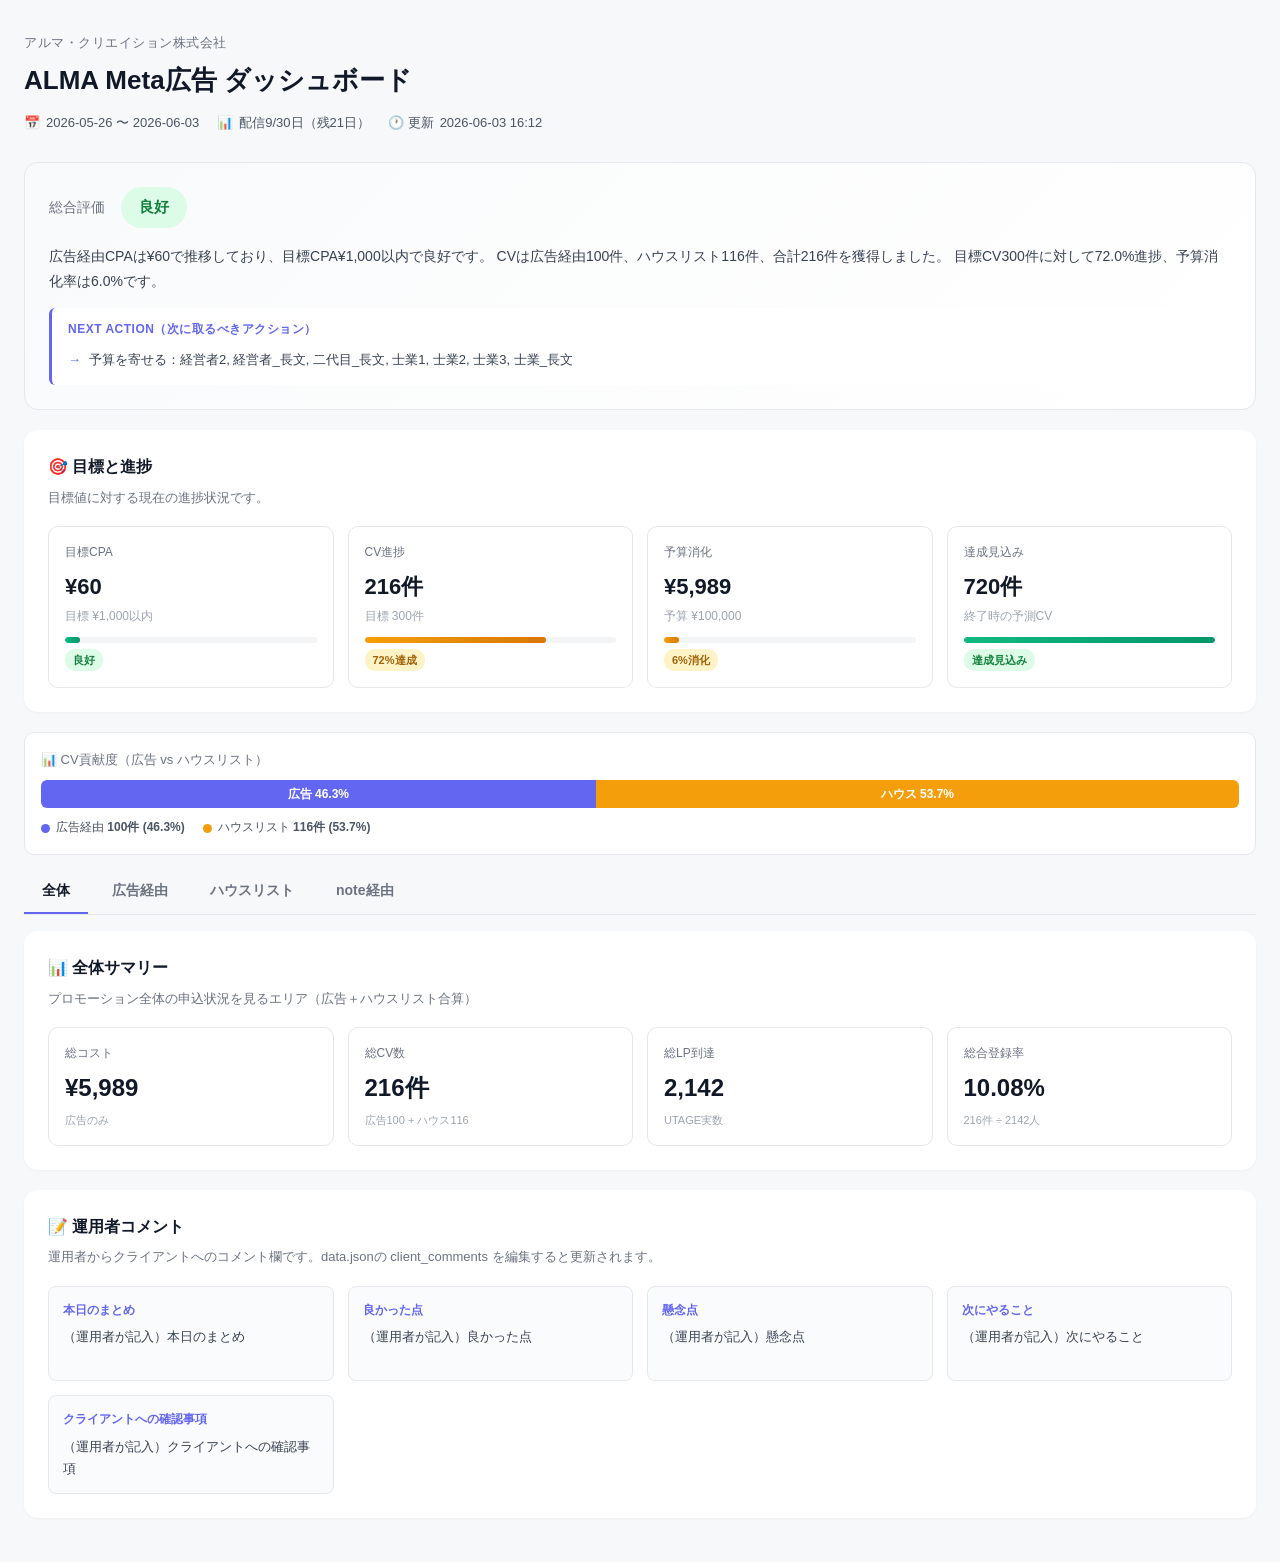
<file: index.html>
<!DOCTYPE html>
<html lang="ja">
<head>
<meta charset="UTF-8">
<meta name="viewport" content="width=device-width, initial-scale=1.0">
<title>ALMA Meta広告 ダッシュボード</title>
<style>
  *{box-sizing:border-box;margin:0;padding:0}
  body{font-family:-apple-system,BlinkMacSystemFont,'Hiragino Sans','Noto Sans JP',sans-serif;background:#f7f8fa;color:#1f2937;padding:24px;line-height:1.65;font-size:14px}
  .container{max-width:1280px;margin:0 auto}

  /* ヘッダー */
  header{padding:8px 0 28px}
  header .client{font-size:13px;color:#6b7280;letter-spacing:.5px}
  header h1{font-size:26px;font-weight:700;color:#111827;margin:6px 0 10px}
  header .meta-row{display:flex;flex-wrap:wrap;gap:18px;font-size:13px;color:#4b5563}
  header .meta-row span{display:inline-flex;align-items:center;gap:6px}

  /* セクション共通 */
  .section{background:#fff;border-radius:14px;padding:24px;margin-bottom:20px;box-shadow:0 1px 3px rgba(0,0,0,.04)}
  .section h2{font-size:16px;font-weight:700;color:#111827;margin-bottom:6px;display:flex;align-items:center;gap:8px}
  .section .desc{font-size:13px;color:#6b7280;margin-bottom:18px}

  /* 総合評価 */
  .eval-card{background:linear-gradient(135deg,#f9fafb 0%,#fff 100%);border:1px solid #e5e7eb;border-radius:14px;padding:24px;margin-bottom:20px}
  .eval-header{display:flex;align-items:center;gap:16px;margin-bottom:16px;flex-wrap:wrap}
  .eval-badge{display:inline-flex;align-items:center;gap:8px;padding:8px 18px;border-radius:999px;font-weight:700;font-size:15px}
  .eval-good{background:#dcfce7;color:#15803d}
  .eval-warn{background:#fef3c7;color:#a16207}
  .eval-bad{background:#fee2e2;color:#991b1b}
  .eval-na{background:#e5e7eb;color:#4b5563}
  .eval-title{font-size:14px;color:#6b7280;font-weight:500}
  .eval-comment{font-size:14px;color:#374151;line-height:1.8;margin-bottom:14px}
  .next-actions{background:#fff;border-left:3px solid #6366f1;padding:12px 16px;border-radius:6px}
  .next-actions h4{font-size:12px;color:#6366f1;font-weight:700;margin-bottom:6px;letter-spacing:.5px}
  .next-actions ul{list-style:none;padding:0}
  .next-actions li{font-size:13px;color:#374151;padding:3px 0;display:flex;gap:8px}
  .next-actions li::before{content:"→";color:#6366f1;font-weight:700}

  /* 目標進捗 */
  .goal-grid{display:grid;grid-template-columns:repeat(auto-fit,minmax(220px,1fr));gap:14px}
  .goal-card{background:#fff;border:1px solid #e5e7eb;border-radius:10px;padding:16px}
  .goal-card .label{font-size:12px;color:#6b7280;margin-bottom:6px;font-weight:500}
  .goal-card .value{font-size:22px;font-weight:700;color:#111827}
  .goal-card .target{font-size:12px;color:#9ca3af;margin-top:2px}
  .goal-card .progress-bar{height:6px;background:#f3f4f6;border-radius:3px;margin-top:10px;overflow:hidden}
  .goal-card .progress-fill{height:100%;background:linear-gradient(90deg,#6366f1,#8b5cf6);border-radius:3px;transition:width .4s}
  .goal-card .progress-fill.good{background:linear-gradient(90deg,#10b981,#059669)}
  .goal-card .progress-fill.warn{background:linear-gradient(90deg,#f59e0b,#d97706)}
  .goal-card .status-pill{display:inline-block;font-size:11px;font-weight:600;padding:2px 8px;border-radius:10px;margin-top:6px}
  .status-good{background:#dcfce7;color:#15803d}
  .status-warn{background:#fef3c7;color:#a16207}
  .status-bad{background:#fee2e2;color:#991b1b}

  /* KPIグリッド */
  .kpi-grid{display:grid;grid-template-columns:repeat(auto-fit,minmax(180px,1fr));gap:14px}
  .kpi-card{background:#fff;padding:16px;border-radius:10px;border:1px solid #e5e7eb}
  .kpi-card .label{font-size:12px;color:#6b7280;margin-bottom:4px;font-weight:500}
  .kpi-card .value{font-size:24px;font-weight:700;color:#111827}
  .kpi-card .meta{font-size:11px;color:#9ca3af;margin-top:3px}

  /* タブ */
  .tabs{display:flex;gap:6px;margin-bottom:16px;border-bottom:1px solid #e5e7eb}
  .tab{padding:10px 18px;cursor:pointer;font-weight:600;color:#6b7280;border-bottom:2px solid transparent;transition:all .2s;font-size:14px}
  .tab:hover{color:#374151}
  .tab.active{color:#111827;border-bottom-color:#6366f1}
  .tab-content{display:none}
  .tab-content.active{display:block}

  /* 貢献度バー */
  .contrib-bar{background:#fff;border:1px solid #e5e7eb;border-radius:10px;padding:16px;margin-bottom:14px}
  .contrib-bar h3{font-size:13px;color:#6b7280;margin-bottom:10px;font-weight:500}
  .bar{display:flex;height:28px;border-radius:6px;overflow:hidden;font-size:12px;font-weight:600;color:#fff}
  .bar .ad-seg{background:#6366f1;display:flex;align-items:center;justify-content:center;padding:0 10px;min-width:60px}
  .bar .house-seg{background:#f59e0b;display:flex;align-items:center;justify-content:center;padding:0 10px;min-width:60px}
  .contrib-legend{display:flex;gap:18px;margin-top:10px;font-size:12px;color:#4b5563}
  .dot{display:inline-block;width:9px;height:9px;border-radius:50%;margin-right:6px;vertical-align:middle}

  /* ファネル */
  .funnel-list{display:flex;flex-direction:column;gap:10px}
  .funnel-stage{display:flex;align-items:center;gap:12px;padding:12px 16px;background:#f9fafb;border-radius:8px}
  .funnel-stage .stage-label{flex:0 0 140px;font-size:13px;font-weight:600;color:#374151}
  .funnel-stage .stage-value{flex:1;font-size:18px;font-weight:700;color:#111827}
  .funnel-stage .stage-rate{flex:0 0 130px;text-align:right;font-size:12px;color:#6366f1;font-weight:600}
  .funnel-arrow{text-align:center;color:#9ca3af;font-size:18px;margin:-4px 0}
  .funnel-insights{margin-top:14px;padding:12px;background:#fffbeb;border:1px solid #fde68a;border-radius:8px}
  .funnel-insights h4{font-size:12px;color:#a16207;font-weight:700;margin-bottom:6px}
  .funnel-insights ul{list-style:none;padding:0}
  .funnel-insights li{font-size:12px;color:#78350f;padding:2px 0}

  /* 広告テーブル */
  table{width:100%;border-collapse:collapse;font-size:13px}
  th{background:#f9fafb;padding:10px;text-align:left;font-weight:600;color:#6b7280;font-size:11px;text-transform:uppercase;letter-spacing:.5px;border-bottom:1px solid #e5e7eb}
  td{padding:12px 10px;border-bottom:1px solid #f3f4f6}
  tr.ad-row{cursor:pointer;transition:background .2s}
  tr.ad-row:hover{background:#f9fafb}
  tr.detail-row td{padding:0;background:#fafbfc}
  .detail-box{padding:20px;display:none;border-left:3px solid #6366f1}
  .detail-box.open{display:block}
  .detail-grid{display:grid;grid-template-columns:repeat(auto-fit,minmax(220px,1fr));gap:14px;margin-top:14px}
  .detail-item{background:#fff;border:1px solid #e5e7eb;border-radius:8px;padding:12px}
  .detail-item .label{font-size:11px;color:#6366f1;font-weight:700;margin-bottom:4px;letter-spacing:.5px}
  .detail-item .value{font-size:13px;color:#374151}

  /* 判定バッジ */
  .verdict{display:inline-block;padding:3px 10px;border-radius:12px;font-size:11px;font-weight:700}
  .v-scale{background:#dcfce7;color:#15803d}
  .v-keep{background:#dbeafe;color:#1e40af}
  .v-watch{background:#fef3c7;color:#92400e}
  .v-test{background:#e0e7ff;color:#3730a3}
  .v-improve{background:#fce7f3;color:#9d174d}
  .v-stop{background:#fee2e2;color:#991b1b}
  .v-na{background:#e5e7eb;color:#4b5563}

  .toggle-icon{display:inline-block;transition:transform .2s;color:#9ca3af;font-size:11px}
  tr.open .toggle-icon{transform:rotate(180deg);color:#6366f1}
  .num{text-align:right;font-variant-numeric:tabular-nums}

  /* LP別 */
  .lp-grid{display:grid;grid-template-columns:repeat(auto-fit,minmax(260px,1fr));gap:14px}
  .lp-card{background:#fff;border:1px solid #e5e7eb;border-radius:10px;padding:18px}
  .lp-card .lp-header{display:flex;justify-content:space-between;align-items:center;margin-bottom:12px}
  .lp-card .lp-name{font-size:16px;font-weight:700;color:#111827}
  .lp-card .lp-metrics{display:grid;grid-template-columns:1fr 1fr;gap:8px;margin-bottom:10px}
  .lp-card .lp-metric{padding:8px;background:#f9fafb;border-radius:6px}
  .lp-card .lp-metric .l{font-size:10px;color:#6b7280;text-transform:uppercase;letter-spacing:.5px}
  .lp-card .lp-metric .v{font-size:16px;font-weight:700;color:#111827;margin-top:2px}
  .lp-card .lp-comment{font-size:12px;color:#6b7280;line-height:1.6}

  /* クライアントコメント */
  .comment-grid{display:grid;grid-template-columns:repeat(auto-fit,minmax(280px,1fr));gap:14px}
  .comment-box{background:#fafbfc;border:1px solid #e5e7eb;border-radius:8px;padding:14px}
  .comment-box .label{font-size:12px;color:#6366f1;font-weight:700;margin-bottom:6px}
  .comment-box .text{font-size:13px;color:#374151;white-space:pre-wrap;min-height:40px}

  /* プレースホルダー */
  .placeholder{padding:30px;text-align:center;color:#9ca3af;font-size:13px;background:#fafbfc;border:1px dashed #d1d5db;border-radius:8px}

  /* エラー */
  #error-box{display:none;background:#fee2e2;color:#991b1b;padding:16px;border-radius:8px;margin-bottom:20px}

  @media(max-width:768px){
    body{padding:14px}
    .section{padding:16px}
    .goal-grid,.kpi-grid{grid-template-columns:repeat(2,1fr)}
    .funnel-stage{flex-wrap:wrap}
    .funnel-stage .stage-label{flex-basis:100%}
    .funnel-stage .stage-rate{flex-basis:100%;text-align:left}
  }
</style>
</head>
<body>
<div class="container">

  <header>
    <div class="client" id="client"></div>
    <h1 id="title">読み込み中...</h1>
    <div class="meta-row">
      <span>📅 <span id="period"></span></span>
      <span>📊 <span id="days"></span></span>
      <span>🕐 更新 <span id="updated"></span></span>
    </div>
  </header>

  <div id="error-box"></div>

  <!-- 総合評価 -->
  <div class="eval-card" id="eval-card" style="display:none">
    <div class="eval-header">
      <span class="eval-title">総合評価</span>
      <span class="eval-badge" id="eval-badge"></span>
    </div>
    <div class="eval-comment" id="eval-comment"></div>
    <div class="next-actions">
      <h4>NEXT ACTION（次に取るべきアクション）</h4>
      <ul id="next-actions-list"></ul>
    </div>
  </div>

  <!-- 目標進捗 -->
  <div class="section" id="goals-section" style="display:none">
    <h2>🎯 目標と進捗</h2>
    <div class="desc">目標値に対する現在の進捗状況です。</div>
    <div class="goal-grid" id="goal-grid"></div>
  </div>

  <!-- 貢献度バー -->
  <div class="contrib-bar" id="contrib-section" style="display:none">
    <h3>📊 CV貢献度（広告 vs ハウスリスト）</h3>
    <div class="bar" id="contrib-bar"></div>
    <div class="contrib-legend">
      <span><span class="dot" style="background:#6366f1"></span>広告経由 <strong id="legend-ad"></strong></span>
      <span><span class="dot" style="background:#f59e0b"></span>ハウスリスト <strong id="legend-house"></strong></span>
    </div>
  </div>

  <!-- タブ -->
  <div class="tabs">
    <div class="tab active" data-tab="overall">全体</div>
    <div class="tab" data-tab="ad">広告経由</div>
    <div class="tab" data-tab="house">ハウスリスト</div>
    <div class="tab" data-tab="note">note経由</div>
  </div>

  <!-- 全体タブ -->
  <div class="tab-content active" id="tab-overall">
    <div class="section">
      <h2>📊 全体サマリー</h2>
      <div class="desc" id="overall-desc"></div>
      <div class="kpi-grid" id="overall-kpis"></div>
    </div>
  </div>

  <!-- 広告経由タブ -->
  <div class="tab-content" id="tab-ad">
    <div class="section">
      <h2>🎯 広告経由サマリー</h2>
      <div class="desc" id="ad-desc"></div>
      <div class="kpi-grid" id="ad-kpis"></div>
    </div>

    <!-- ファネル -->
    <div class="section">
      <h2>🔻 ファネル分析（離脱率）</h2>
      <div class="desc">広告から申込までの各段階の数字と離脱ポイントです。</div>
      <div class="funnel-list" id="funnel-list"></div>
      <div class="funnel-insights">
        <h4>📌 読み解きの目安</h4>
        <ul id="funnel-insights"></ul>
      </div>
    </div>

    <!-- 広告別 -->
    <div class="section">
      <h2>📋 広告別パフォーマンス</h2>
      <div class="desc">広告名をクリックすると詳細（強み・懸念・改善案）が開きます。</div>
      <table>
        <thead>
          <tr>
            <th>広告名</th>
            <th class="num">消化</th>
            <th class="num">CTR</th>
            <th class="num">CPC</th>
            <th class="num">LP到達</th>
            <th class="num">CV</th>
            <th class="num">登録率</th>
            <th class="num">CPA</th>
            <th>判定</th>
            <th></th>
          </tr>
        </thead>
        <tbody id="ads-table"></tbody>
      </table>
    </div>

    <!-- LP別 -->
    <div class="section">
      <h2>🖼️ LP別パフォーマンス</h2>
      <div class="desc">UTAGEのA/Bテストで配信されている各LPの結果です。</div>
      <div class="lp-grid" id="lp-grid"></div>
    </div>

    <!-- 日別推移（プレースホルダー） -->
    <div class="section">
      <h2>📈 日別推移グラフ</h2>
      <div class="desc">日々の数値推移を可視化します。</div>
      <div class="placeholder">日別データを蓄積中です。ColabからMeta APIで日別取得することで自動表示されます。</div>
    </div>
  </div>

  <!-- ハウスリストタブ -->
  <div class="tab-content" id="tab-house">
    <div class="section">
      <h2>📧 ハウスリストサマリー</h2>
      <div class="desc" id="house-desc"></div>
      <div class="kpi-grid" id="house-kpis"></div>
    </div>
  </div>

  <!-- note経由タブ -->
  <div class="tab-content" id="tab-note">
    <div class="section">
      <h2>📝 note経由サマリー</h2>
      <div class="desc" id="note-desc"></div>
      <div class="kpi-grid" id="note-kpis"></div>
    </div>
    <div class="section">
      <h2>📋 記事別</h2>
      <div class="desc">閲覧数・スキ・仮エントリーはスプシ「note_記事」の手入力、LP到達・登録はUTAGE登録経路別の実数です。</div>
      <div id="note-articles"></div>
    </div>
  </div>

  <!-- クライアント向けコメント欄 -->
  <div class="section" id="comments-section" style="display:none">
    <h2>📝 運用者コメント</h2>
    <div class="desc">運用者からクライアントへのコメント欄です。data.jsonの client_comments を編集すると更新されます。</div>
    <div class="comment-grid" id="comment-grid"></div>
  </div>

</div>

<script>
const fmt = {
  yen: v => v == null ? '—' : '¥' + Number(v).toLocaleString(),
  num: v => v == null ? '—' : Number(v).toLocaleString(),
  pct: v => v == null ? '—' : Number(v).toFixed(2) + '%',
  ken: v => v == null ? '—' : Number(v).toLocaleString() + '件'
};

async function load(){
  try {
    const res = await fetch('./data.json?t=' + Date.now());
    if(!res.ok) throw new Error('data.json HTTP ' + res.status);
    const d = await res.json();
    render(d);
  } catch(e) {
    const box = document.getElementById('error-box');
    box.style.display = 'block';
    box.innerHTML = '<strong>エラー：</strong>' + e.message;
    console.error(e);
  }
}

function render(d){
  // ヘッダー
  document.getElementById('client').textContent = d._meta?.client_name || '';
  document.getElementById('title').textContent = d._meta?.title || 'ダッシュボード';
  document.getElementById('period').textContent =
    `${d.report_period?.start_date} 〜 ${d.report_period?.end_date}`;
  const rp = d.report_period || {};
  document.getElementById('days').textContent =
    `配信${rp.elapsed_days || 0}/${rp.campaign_days || 0}日（残${rp.remaining_days || 0}日）`;
  document.getElementById('updated').textContent = d._meta?.updated_at || '';

  // 総合評価
  const ev = d.overall_evaluation;
  if(ev){
    document.getElementById('eval-card').style.display = 'block';
    const badge = document.getElementById('eval-badge');
    badge.textContent = ev.status;
    badge.className = 'eval-badge ' + ev.status_class;
    document.getElementById('eval-comment').textContent = ev.comment;
    const ul = document.getElementById('next-actions-list');
    ul.innerHTML = '';
    (ev.next_actions || []).forEach(a => {
      const li = document.createElement('li');
      li.textContent = a;
      ul.appendChild(li);
    });
    if((ev.next_actions||[]).length === 0){
      ul.innerHTML = '<li>現状維持で運用継続</li>';
    }
  }

  // 目標進捗
  const g = d.goals;
  if(g){
    document.getElementById('goals-section').style.display = 'block';
    const cpaStatus = g.cpa_status === 'good' ? 'status-good' : 'status-warn';
    const cpaStatusText = g.current_cpa != null && g.current_cpa <= g.target_cpa ? '良好' : '超過';
    document.getElementById('goal-grid').innerHTML = `
      ${goalCard('目標CPA', fmt.yen(g.current_cpa), `目標 ${fmt.yen(g.target_cpa)}以内`,
                 g.current_cpa != null && g.target_cpa > 0 ? Math.min(100, g.current_cpa/g.target_cpa*100) : 0,
                 g.cpa_status, cpaStatusText)}
      ${goalCard('CV進捗', `${g.current_cv}件`, `目標 ${g.target_cv}件`,
                 g.cv_progress, g.cv_progress >= 100 ? 'good' : (g.cv_progress >= 50 ? 'warn' : 'warn'),
                 `${g.cv_progress}%達成`)}
      ${goalCard('予算消化', fmt.yen(g.current_spend), `予算 ${fmt.yen(g.total_budget)}`,
                 g.budget_used, 'warn', `${g.budget_used}%消化`)}
      ${goalCard('達成見込み', `${g.expected_total_cv}件`, `終了時の予測CV`,
                 g.target_cv > 0 ? Math.min(100, g.expected_total_cv/g.target_cv*100) : 0,
                 g.forecast_status, g.expected_total_cv >= g.target_cv ? '達成見込み' : '目標未達見込み')}
    `;
  }

  // 貢献度
  const cs = d.channel_summary;
  if(cs){
    document.getElementById('contrib-section').style.display = 'block';
    document.getElementById('contrib-bar').innerHTML =
      `<div class="ad-seg" style="width:${cs.ad_contribution_rate}%">広告 ${cs.ad_contribution_rate}%</div>` +
      `<div class="house-seg" style="width:${cs.house_contribution_rate}%">ハウス ${cs.house_contribution_rate}%</div>`;
    document.getElementById('legend-ad').textContent = `${cs.ad_cv}件 (${cs.ad_contribution_rate}%)`;
    document.getElementById('legend-house').textContent = `${cs.house_cv}件 (${cs.house_contribution_rate}%)`;
  }

  // 各タブ説明
  document.getElementById('overall-desc').textContent = d.channels?.overall?.description || '';
  document.getElementById('ad-desc').textContent = d.channels?.ad?.description || '';
  document.getElementById('house-desc').textContent = d.channels?.house?.description || '';

  // 全体KPI
  const o = d.channels?.overall?.kpis || {};
  document.getElementById('overall-kpis').innerHTML = `
    ${kpiCard('総コスト', fmt.yen(o.total_spend), '広告のみ')}
    ${kpiCard('総CV数', fmt.ken(o.total_cv), `広告${cs?.ad_cv||0} + ハウス${cs?.house_cv||0}`)}
    ${kpiCard('総LP到達', fmt.num(o.total_lp_reach), 'UTAGE実数')}
    ${kpiCard('総合登録率', fmt.pct(o.overall_cvr), `${o.total_cv}件 ÷ ${o.total_lp_reach}人`)}
  `;

  // 広告KPI
  const a = d.channels?.ad?.kpis || {};
  document.getElementById('ad-kpis').innerHTML = `
    ${kpiCard('消化金額', fmt.yen(a.spend), 'Meta API')}
    ${kpiCard('インプレ', fmt.num(a.impressions), '')}
    ${kpiCard('リンクCTR', fmt.pct(a.ctr), `${fmt.num(a.link_clicks)} クリック`)}
    ${kpiCard('LP到達', fmt.num(a.lp_reach), 'UTAGE実数')}
    ${kpiCard('CV数', fmt.ken(a.cv), 'UTAGE登録経路別')}
    ${kpiCard('登録率', fmt.pct(a.cvr), `${a.cv}件 ÷ ${a.lp_reach}人`)}
    ${kpiCard('真のCPA', fmt.yen(a.cpa), `${fmt.yen(a.spend)} ÷ ${a.cv}件`)}
  `;

  // ハウスKPI
  const h = d.channels?.house?.kpis || {};
  document.getElementById('house-kpis').innerHTML = `
    ${kpiCard('申込数', fmt.ken(h.cv), 'UTAGE実数')}
    ${kpiCard('LP到達', fmt.num(h.lp_reach), 'UTAGE実数')}
    ${kpiCard('登録率', fmt.pct(h.cvr), `${h.cv}件 ÷ ${h.lp_reach}人`)}
  `;

  // note経由
  renderNote(d.channels?.note);

  // ファネル
  const f = d.funnel;
  if(f){
    const fl = document.getElementById('funnel-list');
    fl.innerHTML = '';
    f.stages.forEach((s, i) => {
      const stage = document.createElement('div');
      stage.className = 'funnel-stage';
      stage.innerHTML = `
        <div class="stage-label">${s.label}</div>
        <div class="stage-value">${fmt.num(s.value)}</div>
        <div class="stage-rate">${s.rate != null ? `${s.rate_label || ''} ${fmt.pct(s.rate)}` : ''}</div>
      `;
      fl.appendChild(stage);
      if(i < f.stages.length - 1){
        const arrow = document.createElement('div');
        arrow.className = 'funnel-arrow';
        arrow.textContent = '↓';
        fl.appendChild(arrow);
      }
    });
    const fi = document.getElementById('funnel-insights');
    fi.innerHTML = '';
    (f.insights || []).forEach(t => {
      const li = document.createElement('li');
      li.textContent = '• ' + t;
      fi.appendChild(li);
    });
  }

  // 広告別テーブル
  const ads = d.ads_performance || [];
  const tbody = document.getElementById('ads-table');
  tbody.innerHTML = '';
  ads.forEach((ad, i) => {
    const tr = document.createElement('tr');
    tr.className = 'ad-row';
    tr.dataset.idx = i;
    tr.innerHTML = `
      <td><strong>${ad.name}</strong></td>
      <td class="num">${fmt.yen(ad.spend)}</td>
      <td class="num">${fmt.pct(ad.ctr)}</td>
      <td class="num">${fmt.yen(ad.cpc)}</td>
      <td class="num">${fmt.num(ad.lp_reach)}</td>
      <td class="num">${fmt.ken(ad.cv)}</td>
      <td class="num">${fmt.pct(ad.cvr)}</td>
      <td class="num">${fmt.yen(ad.cpa)}</td>
      <td><span class="verdict ${ad.verdict_class}">${ad.verdict}</span></td>
      <td><span class="toggle-icon">▼</span></td>
    `;
    tbody.appendChild(tr);

    const detail = document.createElement('tr');
    detail.className = 'detail-row';
    detail.innerHTML = `
      <td colspan="10">
        <div class="detail-box">
          <div style="font-size:13px;color:#374151;margin-bottom:4px">
            <strong>判定理由：</strong>${ad.reason || '—'}
          </div>
          <div style="font-size:13px;color:#6366f1;margin-bottom:10px">
            <strong>→ 次のアクション：</strong>${ad.next_action || '—'}
          </div>
          <div class="detail-grid">
            <div class="detail-item"><div class="label">訴求内容</div><div class="value">${ad.appeal || '—'}</div></div>
            <div class="detail-item"><div class="label">この広告の強み</div><div class="value">${ad.strength || '—'}</div></div>
            <div class="detail-item"><div class="label">懸念点</div><div class="value">${ad.concern || '—'}</div></div>
            <div class="detail-item"><div class="label">改善案</div><div class="value">${ad.improvement || '—'}</div></div>
            <div class="detail-item"><div class="label">横展開案</div><div class="value">${ad.expansion || '—'}</div></div>
            <div class="detail-item"><div class="label">数値詳細</div>
              <div class="value" style="font-size:12px">
                インプレ ${fmt.num(ad.impressions)} / クリック ${fmt.num(ad.clicks)} / リンククリック ${fmt.num(ad.link_clicks)}<br>
                CPM ${fmt.yen(ad.cpm)} / CPC ${fmt.yen(ad.cpc)}
              </div>
            </div>
          </div>
        </div>
      </td>
    `;
    tbody.appendChild(detail);
  });

  // 行クリックで詳細トグル
  tbody.querySelectorAll('tr.ad-row').forEach(tr => {
    tr.addEventListener('click', () => {
      const detail = tr.nextElementSibling.querySelector('.detail-box');
      detail.classList.toggle('open');
      tr.classList.toggle('open');
    });
  });

  // LP別
  const lps = d.lp_performance || [];
  const lpGrid = document.getElementById('lp-grid');
  lpGrid.innerHTML = '';
  lps.forEach(lp => {
    const vClass = lp.verdict === '勝ち' ? 'v-scale' : (lp.verdict === 'データ不足' ? 'v-na' : 'v-keep');
    const div = document.createElement('div');
    div.className = 'lp-card';
    div.innerHTML = `
      <div class="lp-header">
        <div class="lp-name">${lp.name}</div>
        <span class="verdict ${vClass}">${lp.verdict}</span>
      </div>
      <div class="lp-metrics">
        <div class="lp-metric"><div class="l">LP到達</div><div class="v">${fmt.num(lp.lp_reach)}</div></div>
        <div class="lp-metric"><div class="l">CV</div><div class="v">${fmt.num(lp.cv)}</div></div>
        <div class="lp-metric"><div class="l">登録率</div><div class="v">${fmt.pct(lp.cvr)}</div></div>
        <div class="lp-metric"><div class="l">—</div><div class="v">—</div></div>
      </div>
      <div class="lp-comment">${lp.comment || ''}</div>
    `;
    lpGrid.appendChild(div);
  });

  // クライアントコメント
  const cc = d.client_comments;
  if(cc){
    document.getElementById('comments-section').style.display = 'block';
    const grid = document.getElementById('comment-grid');
    grid.innerHTML = `
      ${commentBox('本日のまとめ', cc.today_summary)}
      ${commentBox('良かった点', cc.good_points)}
      ${commentBox('懸念点', cc.concerns)}
      ${commentBox('次にやること', cc.next_todo)}
      ${commentBox('クライアントへの確認事項', cc.client_questions)}
    `;
  }
}

function renderNote(n){
  document.getElementById('note-desc').textContent = n?.description || '';
  const box = document.getElementById('note-articles');
  if(!n || !(n.articles || []).length){
    document.getElementById('note-kpis').innerHTML = '';
    box.innerHTML = '<div class="placeholder">noteの計測はまだ始まっていません。UTAGEで登録経路（note_01 など note_ で始まる名前）を作り、スプシに「note_記事」シートを足すと、次の更新から表示されます。</div>';
    return;
  }
  const k = n.kpis || {};
  document.getElementById('note-kpis').innerHTML = `
    ${kpiCard('記事数', fmt.num(k.articles), '登録経路のある記事')}
    ${kpiCard('閲覧数', fmt.num(k.views), 'noteの管理画面から手入力')}
    ${kpiCard('LP到達', fmt.num(k.lp_reach), 'UTAGE実数')}
    ${kpiCard('登録', fmt.ken(k.cv), 'UTAGE登録経路別')}
    ${kpiCard('登録率', fmt.pct(k.cvr), `${k.cv}件 ÷ ${k.lp_reach}人`)}
    ${kpiCard('仮エントリー', fmt.ken(k.entries), '手入力')}
    ${kpiCard('登録→仮エントリー率', fmt.pct(k.entry_rate), k.entries == null ? '未計測（note_記事シートなし）' : `${k.entries}件 ÷ 登録${k.cv}件`)}
  `;
  const rows = n.articles.map(a => `<tr>
      <td><strong>${a.name}</strong><div style="font-size:11px;color:#9ca3af">${a.route}${a.published ? ' ・ ' + a.published : ''}</div></td>
      <td class="num">${fmt.num(a.views)}</td>
      <td class="num">${fmt.num(a.likes)}</td>
      <td class="num">${fmt.num(a.lp_reach)}</td>
      <td class="num">${fmt.ken(a.cv)}</td>
      <td class="num">${fmt.pct(a.cvr)}</td>
      <td class="num">${fmt.ken(a.entries)}</td>
    </tr>`).join('');
  box.innerHTML = `<table><thead><tr><th>記事</th><th class="num">閲覧</th><th class="num">スキ</th><th class="num">LP到達</th><th class="num">登録</th><th class="num">登録率</th><th class="num">仮エントリー</th></tr></thead><tbody>${rows}</tbody></table>`;
}

function kpiCard(label, value, meta){
  return `<div class="kpi-card">
    <div class="label">${label}</div>
    <div class="value">${value}</div>
    <div class="meta">${meta || ''}</div>
  </div>`;
}

function goalCard(label, value, target, progress, status, statusText){
  const cls = status === 'good' ? 'good' : (status === 'bad' ? 'warn' : 'warn');
  const pillCls = status === 'good' ? 'status-good' : (status === 'bad' ? 'status-bad' : 'status-warn');
  return `<div class="goal-card">
    <div class="label">${label}</div>
    <div class="value">${value}</div>
    <div class="target">${target}</div>
    <div class="progress-bar"><div class="progress-fill ${cls}" style="width:${Math.min(100, progress || 0)}%"></div></div>
    <span class="status-pill ${pillCls}">${statusText || ''}</span>
  </div>`;
}

function commentBox(label, text){
  return `<div class="comment-box">
    <div class="label">${label}</div>
    <div class="text">${text || '（未記入）'}</div>
  </div>`;
}

// タブ切り替え
document.querySelectorAll('.tab').forEach(t => {
  t.addEventListener('click', () => {
    const target = t.dataset.tab;
    document.querySelectorAll('.tab').forEach(x => x.classList.remove('active'));
    t.classList.add('active');
    document.querySelectorAll('.tab-content').forEach(c => c.classList.remove('active'));
    document.getElementById('tab-' + target).classList.add('active');
  });
});

load();
</script>
<script defer src="https://static.cloudflareinsights.com/beacon.min.js/v833ccba57c9e4d2798f2e76cebdd09a11778172276447" integrity="sha512-57MDmcccJXYtNnH+ZiBwzC4jb2rvgVCEokYN+L/nLlmO8rfYT/gIpW2A569iJ/3b+0UEasghjuZH/ma3wIs/EQ==" data-cf-beacon='{"version":"2024.11.0","token":"4edd5f8ec12a48cfa682ab8261b80a79","server_timing":{"name":{"cfCacheStatus":true,"cfEdge":true,"cfExtPri":true,"cfL4":true,"cfOrigin":true,"cfSpeedBrain":true},"location_startswith":null}}' crossorigin="anonymous"></script>
</body>
</html>
</file>
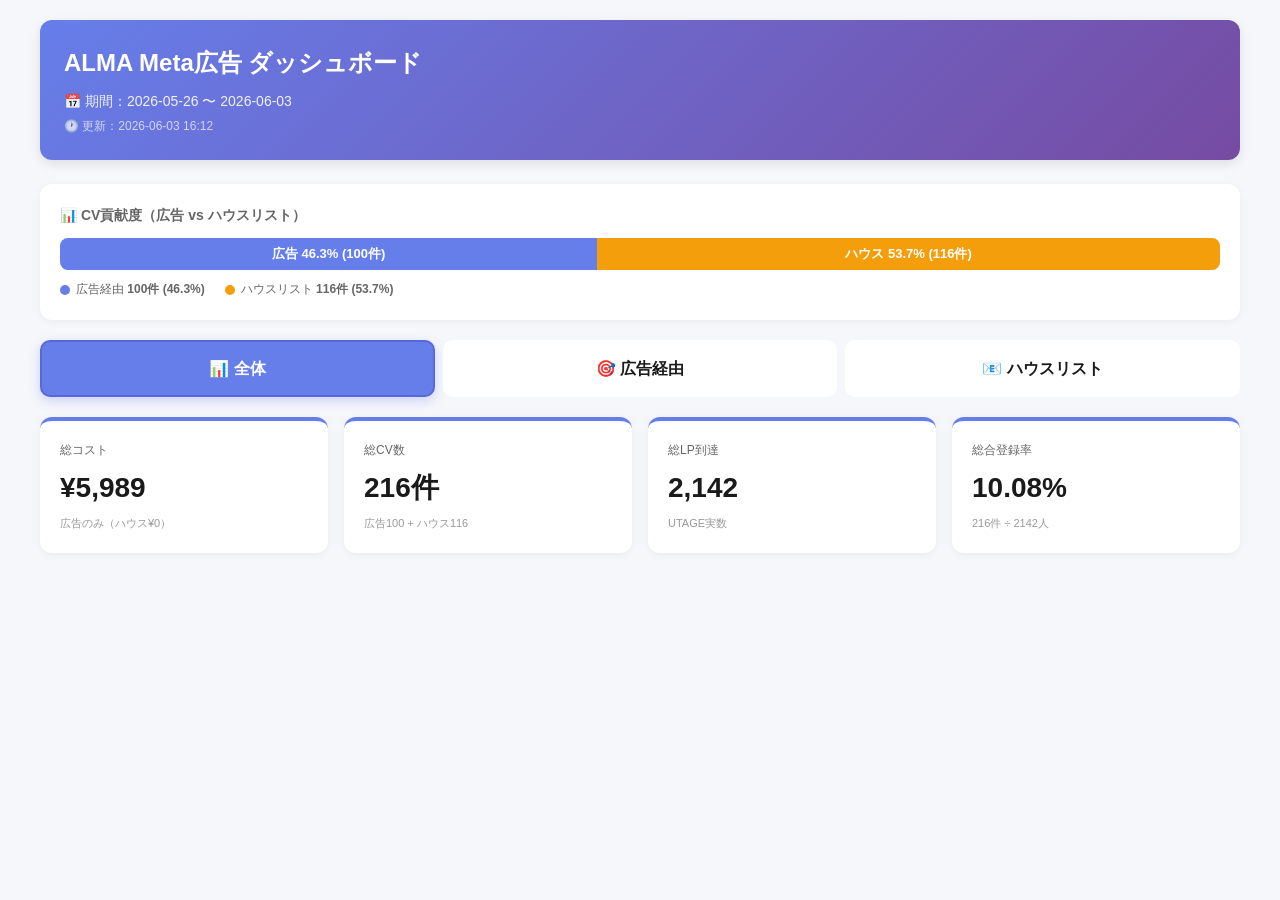
<file: index-5.html>
<!DOCTYPE html>
<html lang="ja">
<head>
<meta charset="UTF-8">
<meta name="viewport" content="width=device-width, initial-scale=1.0">
<title>ALMA Meta広告 ダッシュボード</title>
<style>
  *{box-sizing:border-box;margin:0;padding:0}
  body{font-family:-apple-system,BlinkMacSystemFont,'Hiragino Sans','Noto Sans JP',sans-serif;background:#f5f7fa;color:#1a1a1a;padding:20px;line-height:1.6}
  .container{max-width:1200px;margin:0 auto}
  header{background:linear-gradient(135deg,#667eea 0%,#764ba2 100%);color:#fff;padding:24px;border-radius:12px;margin-bottom:24px;box-shadow:0 4px 12px rgba(0,0,0,.1)}
  header h1{font-size:24px;margin-bottom:8px}
  header .period{font-size:14px;opacity:.9}
  header .updated{font-size:12px;opacity:.7;margin-top:4px}

  .contrib-bar{background:#fff;border-radius:12px;padding:20px;margin-bottom:20px;box-shadow:0 2px 8px rgba(0,0,0,.05)}
  .contrib-bar h3{font-size:14px;color:#666;margin-bottom:12px}
  .bar{display:flex;height:32px;border-radius:8px;overflow:hidden;font-size:13px;font-weight:600;color:#fff}
  .bar .ad{background:#667eea;display:flex;align-items:center;justify-content:center;padding:0 12px}
  .bar .house{background:#f59e0b;display:flex;align-items:center;justify-content:center;padding:0 12px}
  .contrib-legend{display:flex;gap:20px;margin-top:10px;font-size:12px;color:#666}
  .contrib-legend .dot{display:inline-block;width:10px;height:10px;border-radius:50%;margin-right:6px;vertical-align:middle}

  .tabs{display:flex;gap:8px;margin-bottom:20px}
  .tab{flex:1;padding:14px;background:#fff;border-radius:10px;cursor:pointer;text-align:center;font-weight:600;transition:all .2s;border:2px solid transparent}
  .tab:hover{background:#eef2ff}
  .tab.active{background:#667eea;color:#fff;border-color:#5a67d8;box-shadow:0 4px 12px rgba(102,126,234,.3)}
  .tab.active.ad{background:#667eea;border-color:#5a67d8}
  .tab.active.house{background:#f59e0b;border-color:#d97706}

  .tab-content{display:none}
  .tab-content.active{display:block}

  .kpi-grid{display:grid;grid-template-columns:repeat(auto-fit,minmax(180px,1fr));gap:16px;margin-bottom:24px}
  .kpi-card{background:#fff;padding:20px;border-radius:12px;box-shadow:0 2px 8px rgba(0,0,0,.05);border-top:4px solid #667eea}
  .kpi-card.house{border-top-color:#f59e0b}
  .kpi-card .label{font-size:12px;color:#666;margin-bottom:6px}
  .kpi-card .value{font-size:28px;font-weight:700;color:#1a1a1a}
  .kpi-card .meta{font-size:11px;color:#999;margin-top:4px}

  .section{background:#fff;border-radius:12px;padding:24px;margin-bottom:20px;box-shadow:0 2px 8px rgba(0,0,0,.05)}
  .section h2{font-size:18px;margin-bottom:16px;color:#1a1a1a}

  table{width:100%;border-collapse:collapse;font-size:13px}
  th{background:#f9fafb;padding:10px;text-align:left;font-weight:600;color:#666;font-size:11px;text-transform:uppercase;letter-spacing:.5px}
  td{padding:12px 10px;border-top:1px solid #f0f0f0}
  tr.ad-row{cursor:pointer;transition:background .2s}
  tr.ad-row:hover{background:#f9fafb}
  tr.detail-row td{padding:0;background:#fafbfc}
  .detail-box{padding:20px;display:none}
  .detail-box.open{display:block}
  .detail-box .creative{display:flex;gap:20px;align-items:flex-start}
  .detail-box img{max-width:200px;border-radius:8px}
  .detail-box .text-block{flex:1}
  .detail-box .title-line{font-weight:700;font-size:16px;margin-bottom:8px}
  .detail-box .body-line{font-size:13px;color:#555;white-space:pre-wrap;margin-bottom:10px}
  .detail-box .cta{display:inline-block;background:#667eea;color:#fff;padding:6px 16px;border-radius:6px;font-size:13px}

  .verdict{display:inline-block;padding:3px 10px;border-radius:12px;font-size:11px;font-weight:600}
  .v-scale{background:#dcfce7;color:#15803d}
  .v-keep{background:#dbeafe;color:#1e40af}
  .v-watch{background:#fef3c7;color:#92400e}
  .v-test{background:#e0e7ff;color:#3730a3}
  .v-cut{background:#fed7aa;color:#9a3412}
  .v-stop{background:#fee2e2;color:#991b1b}

  .toggle-icon{display:inline-block;transition:transform .2s;color:#999}
  tr.open .toggle-icon{transform:rotate(180deg);color:#f97316}

  .num{text-align:right;font-variant-numeric:tabular-nums}

  @media(max-width:768px){
    .kpi-grid{grid-template-columns:repeat(2,1fr)}
    .detail-box .creative{flex-direction:column}
  }
</style>
</head>
<body>
<div class="container">
  <header>
    <h1 id="title">ダッシュボード読み込み中...</h1>
    <div class="period" id="period"></div>
    <div class="updated" id="updated"></div>
  </header>

  <div id="error-box" style="display:none;background:#fee2e2;color:#991b1b;padding:16px;border-radius:8px;margin-bottom:20px"></div>

  <div class="contrib-bar" id="contrib-section" style="display:none">
    <h3>📊 CV貢献度（広告 vs ハウスリスト）</h3>
    <div class="bar" id="contrib-bar"></div>
    <div class="contrib-legend">
      <span><span class="dot" style="background:#667eea"></span>広告経由 <strong id="legend-ad"></strong></span>
      <span><span class="dot" style="background:#f59e0b"></span>ハウスリスト <strong id="legend-house"></strong></span>
    </div>
  </div>

  <div class="tabs">
    <div class="tab active" data-tab="overall">📊 全体</div>
    <div class="tab" data-tab="ad">🎯 広告経由</div>
    <div class="tab" data-tab="house">📧 ハウスリスト</div>
  </div>

  <!-- 全体タブ -->
  <div class="tab-content active" id="tab-overall">
    <div class="kpi-grid" id="overall-kpis"></div>
  </div>

  <!-- 広告経由タブ -->
  <div class="tab-content" id="tab-ad">
    <div class="kpi-grid" id="ad-kpis"></div>
    <div class="section">
      <h2>📋 広告別パフォーマンス（クリックで詳細展開）</h2>
      <table>
        <thead>
          <tr>
            <th>広告名</th>
            <th class="num">消化</th>
            <th class="num">CTR</th>
            <th class="num">LP到達</th>
            <th class="num">CV</th>
            <th class="num">登録率</th>
            <th class="num">CPA</th>
            <th>判定</th>
            <th></th>
          </tr>
        </thead>
        <tbody id="ads-table"></tbody>
      </table>
    </div>
  </div>

  <!-- ハウスリストタブ -->
  <div class="tab-content" id="tab-house">
    <div class="kpi-grid" id="house-kpis"></div>
  </div>
</div>

<script>
const fmt = {
  yen: v => v == null ? '—' : '¥' + Number(v).toLocaleString(),
  num: v => v == null ? '—' : Number(v).toLocaleString(),
  pct: v => v == null ? '—' : Number(v).toFixed(2) + '%',
  ken: v => v == null ? '—' : Number(v).toLocaleString() + '件'
};

async function load(){
  try {
    const res = await fetch('./data.json?t=' + Date.now());
    if(!res.ok) throw new Error('data.json HTTP ' + res.status);
    const d = await res.json();
    render(d);
  } catch(e) {
    document.getElementById('error-box').style.display = 'block';
    document.getElementById('error-box').innerHTML =
      '<strong>エラー：</strong>' + e.message +
      '<br>data.json が同じフォルダにあるか確認してください。';
    console.error(e);
  }
}

function render(d){
  // ヘッダー
  document.getElementById('title').textContent = d._meta?.title || 'ALMA Meta広告 ダッシュボード';
  document.getElementById('period').textContent =
    `📅 期間：${d.report_period?.start_date} 〜 ${d.report_period?.end_date}`;
  document.getElementById('updated').textContent = `🕐 更新：${d._meta?.updated_at || ''}`;

  // 貢献度バー
  const cs = d.channel_summary;
  if(cs){
    document.getElementById('contrib-section').style.display = 'block';
    const bar = document.getElementById('contrib-bar');
    bar.innerHTML =
      `<div class="ad" style="width:${cs.ad_contribution_rate}%">広告 ${cs.ad_contribution_rate}% (${cs.ad_cv}件)</div>` +
      `<div class="house" style="width:${cs.house_contribution_rate}%">ハウス ${cs.house_contribution_rate}% (${cs.house_cv}件)</div>`;
    document.getElementById('legend-ad').textContent = `${cs.ad_cv}件 (${cs.ad_contribution_rate}%)`;
    document.getElementById('legend-house').textContent = `${cs.house_cv}件 (${cs.house_contribution_rate}%)`;
  }

  // 全体KPI
  const o = d.channels?.overall?.kpis || {};
  document.getElementById('overall-kpis').innerHTML = `
    ${kpiCard('総コスト', fmt.yen(o.total_spend), '広告のみ（ハウス¥0）')}
    ${kpiCard('総CV数', fmt.ken(o.total_cv), `広告${cs?.ad_cv || 0} + ハウス${cs?.house_cv || 0}`)}
    ${kpiCard('総LP到達', fmt.num(o.total_lp_reach), 'UTAGE実数')}
    ${kpiCard('総合登録率', fmt.pct(o.overall_cvr), `${o.total_cv}件 ÷ ${o.total_lp_reach}人`)}
  `;

  // 広告KPI
  const a = d.channels?.ad?.kpis || {};
  document.getElementById('ad-kpis').innerHTML = `
    ${kpiCard('消化金額', fmt.yen(a.spend), 'Meta API')}
    ${kpiCard('CV数', fmt.ken(a.cv), 'UTAGE登録経路別')}
    ${kpiCard('LP到達', fmt.num(a.lp_reach), 'UTAGE実数')}
    ${kpiCard('真のCPA', fmt.yen(a.cpa), `${fmt.yen(a.spend)} ÷ ${a.cv}件`)}
    ${kpiCard('登録率', fmt.pct(a.cvr), `${a.cv}件 ÷ ${a.lp_reach}人`)}
    ${kpiCard('リンクCTR', fmt.pct(a.ctr), `${fmt.num(a.link_clicks)} / ${fmt.num(a.impressions)}`)}
  `;

  // ハウスKPI
  const h = d.channels?.house?.kpis || {};
  document.getElementById('house-kpis').innerHTML = `
    ${kpiCard('申込数', fmt.ken(h.cv), 'UTAGE実数', 'house')}
    ${kpiCard('LP到達', fmt.num(h.lp_reach), 'UTAGE実数', 'house')}
    ${kpiCard('登録率', fmt.pct(h.cvr), `${h.cv}件 ÷ ${h.lp_reach}人`, 'house')}
  `;

  // 広告別テーブル
  const ads = d.ads_performance || [];
  const tbody = document.getElementById('ads-table');
  tbody.innerHTML = '';
  ads.forEach((ad, i) => {
    const tr = document.createElement('tr');
    tr.className = 'ad-row';
    tr.dataset.idx = i;
    tr.innerHTML = `
      <td><strong>${ad.name}</strong></td>
      <td class="num">${fmt.yen(ad.spend)}</td>
      <td class="num">${fmt.pct(ad.ctr)}</td>
      <td class="num">${fmt.num(ad.lp_reach)}</td>
      <td class="num">${fmt.ken(ad.cv)}</td>
      <td class="num">${fmt.pct(ad.cvr)}</td>
      <td class="num">${fmt.yen(ad.cpa)}</td>
      <td><span class="verdict ${ad.verdict_class}">${ad.verdict}</span></td>
      <td><span class="toggle-icon">▼</span></td>
    `;
    tbody.appendChild(tr);

    const detail = document.createElement('tr');
    detail.className = 'detail-row';
    const c = ad.creative || {};
    detail.innerHTML = `
      <td colspan="9">
        <div class="detail-box">
          <div class="creative">
            ${c.image_url ? `<img src="${c.image_url}" alt="">` : '<div style="width:200px;height:150px;background:#eee;border-radius:8px;display:flex;align-items:center;justify-content:center;color:#999">画像なし</div>'}
            <div class="text-block">
              <div class="title-line">${c.title || '(見出しなし)'}</div>
              <div class="body-line">${c.body || '(本文なし)'}</div>
              <div class="cta">${c.cta || '詳細を見る'}</div>
              <div style="margin-top:14px;font-size:12px;color:#666">
                消化 ${fmt.yen(ad.spend)} / インプレ ${fmt.num(ad.impressions)} / リンククリック ${fmt.num(ad.link_clicks)} / LP到達 ${fmt.num(ad.lp_reach)} / CV ${ad.cv}件 / CPA ${fmt.yen(ad.cpa)}
              </div>
            </div>
          </div>
        </div>
      </td>
    `;
    tbody.appendChild(detail);
  });

  // 行クリックで詳細トグル
  tbody.querySelectorAll('tr.ad-row').forEach(tr => {
    tr.addEventListener('click', () => {
      const idx = tr.dataset.idx;
      const detail = tr.nextElementSibling.querySelector('.detail-box');
      detail.classList.toggle('open');
      tr.classList.toggle('open');
    });
  });
}

function kpiCard(label, value, meta, cls=''){
  return `<div class="kpi-card ${cls}">
    <div class="label">${label}</div>
    <div class="value">${value}</div>
    <div class="meta">${meta || ''}</div>
  </div>`;
}

// タブ切り替え
document.querySelectorAll('.tab').forEach(t => {
  t.addEventListener('click', () => {
    const target = t.dataset.tab;
    document.querySelectorAll('.tab').forEach(x => x.classList.remove('active','ad','house'));
    t.classList.add('active');
    if(target === 'ad') t.classList.add('ad');
    if(target === 'house') t.classList.add('house');
    document.querySelectorAll('.tab-content').forEach(c => c.classList.remove('active'));
    document.getElementById('tab-' + target).classList.add('active');
  });
});

load();
</script>
<script defer src="https://static.cloudflareinsights.com/beacon.min.js/v833ccba57c9e4d2798f2e76cebdd09a11778172276447" integrity="sha512-57MDmcccJXYtNnH+ZiBwzC4jb2rvgVCEokYN+L/nLlmO8rfYT/gIpW2A569iJ/3b+0UEasghjuZH/ma3wIs/EQ==" data-cf-beacon='{"version":"2024.11.0","token":"4edd5f8ec12a48cfa682ab8261b80a79","server_timing":{"name":{"cfCacheStatus":true,"cfEdge":true,"cfExtPri":true,"cfL4":true,"cfOrigin":true,"cfSpeedBrain":true},"location_startswith":null}}' crossorigin="anonymous"></script>
</body>
</html>
</file>
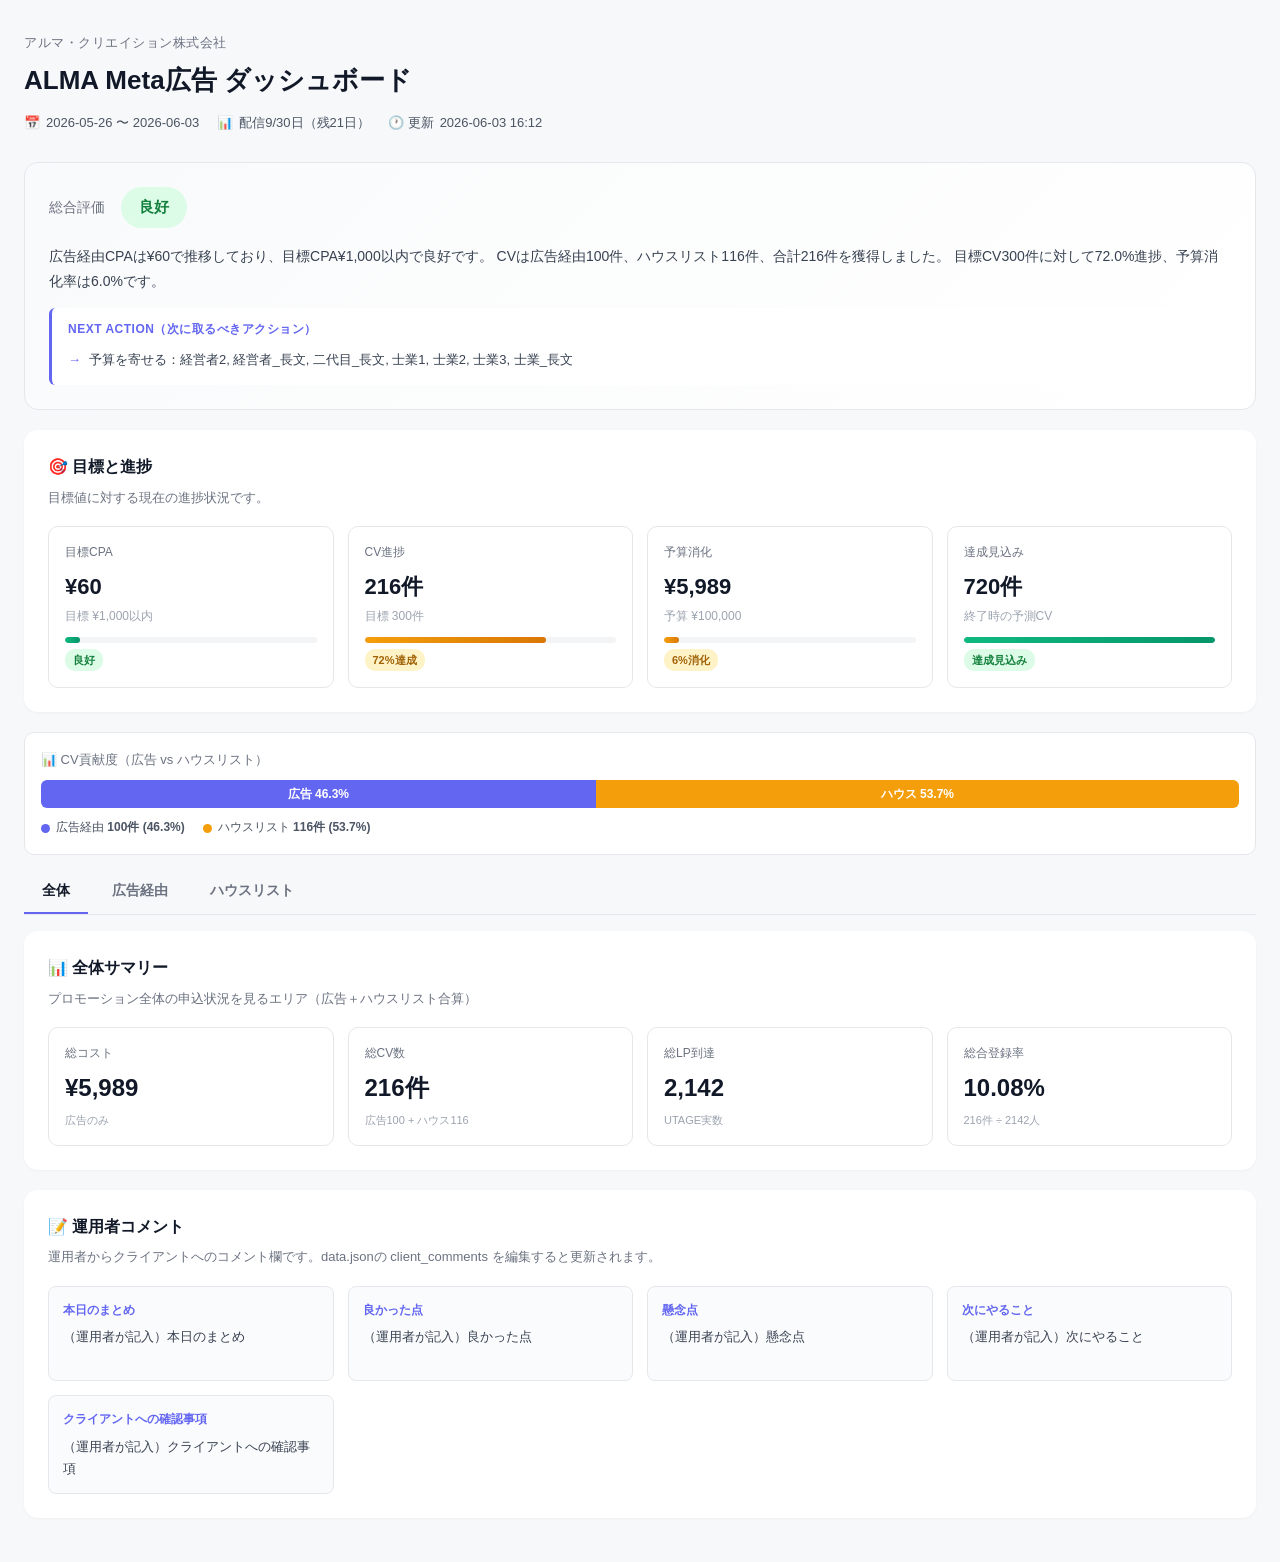
<file: index-6.html>
<!DOCTYPE html>
<html lang="ja">
<head>
<meta charset="UTF-8">
<meta name="viewport" content="width=device-width, initial-scale=1.0">
<title>ALMA Meta広告 ダッシュボード</title>
<style>
  *{box-sizing:border-box;margin:0;padding:0}
  body{font-family:-apple-system,BlinkMacSystemFont,'Hiragino Sans','Noto Sans JP',sans-serif;background:#f7f8fa;color:#1f2937;padding:24px;line-height:1.65;font-size:14px}
  .container{max-width:1280px;margin:0 auto}

  /* ヘッダー */
  header{padding:8px 0 28px}
  header .client{font-size:13px;color:#6b7280;letter-spacing:.5px}
  header h1{font-size:26px;font-weight:700;color:#111827;margin:6px 0 10px}
  header .meta-row{display:flex;flex-wrap:wrap;gap:18px;font-size:13px;color:#4b5563}
  header .meta-row span{display:inline-flex;align-items:center;gap:6px}

  /* セクション共通 */
  .section{background:#fff;border-radius:14px;padding:24px;margin-bottom:20px;box-shadow:0 1px 3px rgba(0,0,0,.04)}
  .section h2{font-size:16px;font-weight:700;color:#111827;margin-bottom:6px;display:flex;align-items:center;gap:8px}
  .section .desc{font-size:13px;color:#6b7280;margin-bottom:18px}

  /* 総合評価 */
  .eval-card{background:linear-gradient(135deg,#f9fafb 0%,#fff 100%);border:1px solid #e5e7eb;border-radius:14px;padding:24px;margin-bottom:20px}
  .eval-header{display:flex;align-items:center;gap:16px;margin-bottom:16px;flex-wrap:wrap}
  .eval-badge{display:inline-flex;align-items:center;gap:8px;padding:8px 18px;border-radius:999px;font-weight:700;font-size:15px}
  .eval-good{background:#dcfce7;color:#15803d}
  .eval-warn{background:#fef3c7;color:#a16207}
  .eval-bad{background:#fee2e2;color:#991b1b}
  .eval-na{background:#e5e7eb;color:#4b5563}
  .eval-title{font-size:14px;color:#6b7280;font-weight:500}
  .eval-comment{font-size:14px;color:#374151;line-height:1.8;margin-bottom:14px}
  .next-actions{background:#fff;border-left:3px solid #6366f1;padding:12px 16px;border-radius:6px}
  .next-actions h4{font-size:12px;color:#6366f1;font-weight:700;margin-bottom:6px;letter-spacing:.5px}
  .next-actions ul{list-style:none;padding:0}
  .next-actions li{font-size:13px;color:#374151;padding:3px 0;display:flex;gap:8px}
  .next-actions li::before{content:"→";color:#6366f1;font-weight:700}

  /* 目標進捗 */
  .goal-grid{display:grid;grid-template-columns:repeat(auto-fit,minmax(220px,1fr));gap:14px}
  .goal-card{background:#fff;border:1px solid #e5e7eb;border-radius:10px;padding:16px}
  .goal-card .label{font-size:12px;color:#6b7280;margin-bottom:6px;font-weight:500}
  .goal-card .value{font-size:22px;font-weight:700;color:#111827}
  .goal-card .target{font-size:12px;color:#9ca3af;margin-top:2px}
  .goal-card .progress-bar{height:6px;background:#f3f4f6;border-radius:3px;margin-top:10px;overflow:hidden}
  .goal-card .progress-fill{height:100%;background:linear-gradient(90deg,#6366f1,#8b5cf6);border-radius:3px;transition:width .4s}
  .goal-card .progress-fill.good{background:linear-gradient(90deg,#10b981,#059669)}
  .goal-card .progress-fill.warn{background:linear-gradient(90deg,#f59e0b,#d97706)}
  .goal-card .status-pill{display:inline-block;font-size:11px;font-weight:600;padding:2px 8px;border-radius:10px;margin-top:6px}
  .status-good{background:#dcfce7;color:#15803d}
  .status-warn{background:#fef3c7;color:#a16207}
  .status-bad{background:#fee2e2;color:#991b1b}

  /* KPIグリッド */
  .kpi-grid{display:grid;grid-template-columns:repeat(auto-fit,minmax(180px,1fr));gap:14px}
  .kpi-card{background:#fff;padding:16px;border-radius:10px;border:1px solid #e5e7eb}
  .kpi-card .label{font-size:12px;color:#6b7280;margin-bottom:4px;font-weight:500}
  .kpi-card .value{font-size:24px;font-weight:700;color:#111827}
  .kpi-card .meta{font-size:11px;color:#9ca3af;margin-top:3px}

  /* タブ */
  .tabs{display:flex;gap:6px;margin-bottom:16px;border-bottom:1px solid #e5e7eb}
  .tab{padding:10px 18px;cursor:pointer;font-weight:600;color:#6b7280;border-bottom:2px solid transparent;transition:all .2s;font-size:14px}
  .tab:hover{color:#374151}
  .tab.active{color:#111827;border-bottom-color:#6366f1}
  .tab-content{display:none}
  .tab-content.active{display:block}

  /* 貢献度バー */
  .contrib-bar{background:#fff;border:1px solid #e5e7eb;border-radius:10px;padding:16px;margin-bottom:14px}
  .contrib-bar h3{font-size:13px;color:#6b7280;margin-bottom:10px;font-weight:500}
  .bar{display:flex;height:28px;border-radius:6px;overflow:hidden;font-size:12px;font-weight:600;color:#fff}
  .bar .ad-seg{background:#6366f1;display:flex;align-items:center;justify-content:center;padding:0 10px;min-width:60px}
  .bar .house-seg{background:#f59e0b;display:flex;align-items:center;justify-content:center;padding:0 10px;min-width:60px}
  .contrib-legend{display:flex;gap:18px;margin-top:10px;font-size:12px;color:#4b5563}
  .dot{display:inline-block;width:9px;height:9px;border-radius:50%;margin-right:6px;vertical-align:middle}

  /* ファネル */
  .funnel-list{display:flex;flex-direction:column;gap:10px}
  .funnel-stage{display:flex;align-items:center;gap:12px;padding:12px 16px;background:#f9fafb;border-radius:8px}
  .funnel-stage .stage-label{flex:0 0 140px;font-size:13px;font-weight:600;color:#374151}
  .funnel-stage .stage-value{flex:1;font-size:18px;font-weight:700;color:#111827}
  .funnel-stage .stage-rate{flex:0 0 130px;text-align:right;font-size:12px;color:#6366f1;font-weight:600}
  .funnel-arrow{text-align:center;color:#9ca3af;font-size:18px;margin:-4px 0}
  .funnel-insights{margin-top:14px;padding:12px;background:#fffbeb;border:1px solid #fde68a;border-radius:8px}
  .funnel-insights h4{font-size:12px;color:#a16207;font-weight:700;margin-bottom:6px}
  .funnel-insights ul{list-style:none;padding:0}
  .funnel-insights li{font-size:12px;color:#78350f;padding:2px 0}

  /* 広告テーブル */
  table{width:100%;border-collapse:collapse;font-size:13px}
  th{background:#f9fafb;padding:10px;text-align:left;font-weight:600;color:#6b7280;font-size:11px;text-transform:uppercase;letter-spacing:.5px;border-bottom:1px solid #e5e7eb}
  td{padding:12px 10px;border-bottom:1px solid #f3f4f6}
  tr.ad-row{cursor:pointer;transition:background .2s}
  tr.ad-row:hover{background:#f9fafb}
  tr.detail-row td{padding:0;background:#fafbfc}
  .detail-box{padding:20px;display:none;border-left:3px solid #6366f1}
  .detail-box.open{display:block}
  .detail-grid{display:grid;grid-template-columns:repeat(auto-fit,minmax(220px,1fr));gap:14px;margin-top:14px}
  .detail-item{background:#fff;border:1px solid #e5e7eb;border-radius:8px;padding:12px}
  .detail-item .label{font-size:11px;color:#6366f1;font-weight:700;margin-bottom:4px;letter-spacing:.5px}
  .detail-item .value{font-size:13px;color:#374151}

  /* 判定バッジ */
  .verdict{display:inline-block;padding:3px 10px;border-radius:12px;font-size:11px;font-weight:700}
  .v-scale{background:#dcfce7;color:#15803d}
  .v-keep{background:#dbeafe;color:#1e40af}
  .v-watch{background:#fef3c7;color:#92400e}
  .v-test{background:#e0e7ff;color:#3730a3}
  .v-improve{background:#fce7f3;color:#9d174d}
  .v-stop{background:#fee2e2;color:#991b1b}
  .v-na{background:#e5e7eb;color:#4b5563}

  .toggle-icon{display:inline-block;transition:transform .2s;color:#9ca3af;font-size:11px}
  tr.open .toggle-icon{transform:rotate(180deg);color:#6366f1}
  .num{text-align:right;font-variant-numeric:tabular-nums}

  /* LP別 */
  .lp-grid{display:grid;grid-template-columns:repeat(auto-fit,minmax(260px,1fr));gap:14px}
  .lp-card{background:#fff;border:1px solid #e5e7eb;border-radius:10px;padding:18px}
  .lp-card .lp-header{display:flex;justify-content:space-between;align-items:center;margin-bottom:12px}
  .lp-card .lp-name{font-size:16px;font-weight:700;color:#111827}
  .lp-card .lp-metrics{display:grid;grid-template-columns:1fr 1fr;gap:8px;margin-bottom:10px}
  .lp-card .lp-metric{padding:8px;background:#f9fafb;border-radius:6px}
  .lp-card .lp-metric .l{font-size:10px;color:#6b7280;text-transform:uppercase;letter-spacing:.5px}
  .lp-card .lp-metric .v{font-size:16px;font-weight:700;color:#111827;margin-top:2px}
  .lp-card .lp-comment{font-size:12px;color:#6b7280;line-height:1.6}

  /* クライアントコメント */
  .comment-grid{display:grid;grid-template-columns:repeat(auto-fit,minmax(280px,1fr));gap:14px}
  .comment-box{background:#fafbfc;border:1px solid #e5e7eb;border-radius:8px;padding:14px}
  .comment-box .label{font-size:12px;color:#6366f1;font-weight:700;margin-bottom:6px}
  .comment-box .text{font-size:13px;color:#374151;white-space:pre-wrap;min-height:40px}

  /* プレースホルダー */
  .placeholder{padding:30px;text-align:center;color:#9ca3af;font-size:13px;background:#fafbfc;border:1px dashed #d1d5db;border-radius:8px}

  /* エラー */
  #error-box{display:none;background:#fee2e2;color:#991b1b;padding:16px;border-radius:8px;margin-bottom:20px}

  @media(max-width:768px){
    body{padding:14px}
    .section{padding:16px}
    .goal-grid,.kpi-grid{grid-template-columns:repeat(2,1fr)}
    .funnel-stage{flex-wrap:wrap}
    .funnel-stage .stage-label{flex-basis:100%}
    .funnel-stage .stage-rate{flex-basis:100%;text-align:left}
  }
</style>
</head>
<body>
<div class="container">

  <header>
    <div class="client" id="client"></div>
    <h1 id="title">読み込み中...</h1>
    <div class="meta-row">
      <span>📅 <span id="period"></span></span>
      <span>📊 <span id="days"></span></span>
      <span>🕐 更新 <span id="updated"></span></span>
    </div>
  </header>

  <div id="error-box"></div>

  <!-- 総合評価 -->
  <div class="eval-card" id="eval-card" style="display:none">
    <div class="eval-header">
      <span class="eval-title">総合評価</span>
      <span class="eval-badge" id="eval-badge"></span>
    </div>
    <div class="eval-comment" id="eval-comment"></div>
    <div class="next-actions">
      <h4>NEXT ACTION（次に取るべきアクション）</h4>
      <ul id="next-actions-list"></ul>
    </div>
  </div>

  <!-- 目標進捗 -->
  <div class="section" id="goals-section" style="display:none">
    <h2>🎯 目標と進捗</h2>
    <div class="desc">目標値に対する現在の進捗状況です。</div>
    <div class="goal-grid" id="goal-grid"></div>
  </div>

  <!-- 貢献度バー -->
  <div class="contrib-bar" id="contrib-section" style="display:none">
    <h3>📊 CV貢献度（広告 vs ハウスリスト）</h3>
    <div class="bar" id="contrib-bar"></div>
    <div class="contrib-legend">
      <span><span class="dot" style="background:#6366f1"></span>広告経由 <strong id="legend-ad"></strong></span>
      <span><span class="dot" style="background:#f59e0b"></span>ハウスリスト <strong id="legend-house"></strong></span>
    </div>
  </div>

  <!-- タブ -->
  <div class="tabs">
    <div class="tab active" data-tab="overall">全体</div>
    <div class="tab" data-tab="ad">広告経由</div>
    <div class="tab" data-tab="house">ハウスリスト</div>
  </div>

  <!-- 全体タブ -->
  <div class="tab-content active" id="tab-overall">
    <div class="section">
      <h2>📊 全体サマリー</h2>
      <div class="desc" id="overall-desc"></div>
      <div class="kpi-grid" id="overall-kpis"></div>
    </div>
  </div>

  <!-- 広告経由タブ -->
  <div class="tab-content" id="tab-ad">
    <div class="section">
      <h2>🎯 広告経由サマリー</h2>
      <div class="desc" id="ad-desc"></div>
      <div class="kpi-grid" id="ad-kpis"></div>
    </div>

    <!-- ファネル -->
    <div class="section">
      <h2>🔻 ファネル分析（離脱率）</h2>
      <div class="desc">広告から申込までの各段階の数字と離脱ポイントです。</div>
      <div class="funnel-list" id="funnel-list"></div>
      <div class="funnel-insights">
        <h4>📌 読み解きの目安</h4>
        <ul id="funnel-insights"></ul>
      </div>
    </div>

    <!-- 広告別 -->
    <div class="section">
      <h2>📋 広告別パフォーマンス</h2>
      <div class="desc">広告名をクリックすると詳細（強み・懸念・改善案）が開きます。</div>
      <table>
        <thead>
          <tr>
            <th>広告名</th>
            <th class="num">消化</th>
            <th class="num">CTR</th>
            <th class="num">CPC</th>
            <th class="num">LP到達</th>
            <th class="num">CV</th>
            <th class="num">登録率</th>
            <th class="num">CPA</th>
            <th>判定</th>
            <th></th>
          </tr>
        </thead>
        <tbody id="ads-table"></tbody>
      </table>
    </div>

    <!-- LP別 -->
    <div class="section">
      <h2>🖼️ LP別パフォーマンス</h2>
      <div class="desc">UTAGEのA/Bテストで配信されている各LPの結果です。</div>
      <div class="lp-grid" id="lp-grid"></div>
    </div>

    <!-- 日別推移（プレースホルダー） -->
    <div class="section">
      <h2>📈 日別推移グラフ</h2>
      <div class="desc">日々の数値推移を可視化します。</div>
      <div class="placeholder">日別データを蓄積中です。ColabからMeta APIで日別取得することで自動表示されます。</div>
    </div>
  </div>

  <!-- ハウスリストタブ -->
  <div class="tab-content" id="tab-house">
    <div class="section">
      <h2>📧 ハウスリストサマリー</h2>
      <div class="desc" id="house-desc"></div>
      <div class="kpi-grid" id="house-kpis"></div>
    </div>
  </div>

  <!-- クライアント向けコメント欄 -->
  <div class="section" id="comments-section" style="display:none">
    <h2>📝 運用者コメント</h2>
    <div class="desc">運用者からクライアントへのコメント欄です。data.jsonの client_comments を編集すると更新されます。</div>
    <div class="comment-grid" id="comment-grid"></div>
  </div>

</div>

<script>
const fmt = {
  yen: v => v == null ? '—' : '¥' + Number(v).toLocaleString(),
  num: v => v == null ? '—' : Number(v).toLocaleString(),
  pct: v => v == null ? '—' : Number(v).toFixed(2) + '%',
  ken: v => v == null ? '—' : Number(v).toLocaleString() + '件'
};

async function load(){
  try {
    const res = await fetch('./data.json?t=' + Date.now());
    if(!res.ok) throw new Error('data.json HTTP ' + res.status);
    const d = await res.json();
    render(d);
  } catch(e) {
    const box = document.getElementById('error-box');
    box.style.display = 'block';
    box.innerHTML = '<strong>エラー：</strong>' + e.message;
    console.error(e);
  }
}

function render(d){
  // ヘッダー
  document.getElementById('client').textContent = d._meta?.client_name || '';
  document.getElementById('title').textContent = d._meta?.title || 'ダッシュボード';
  document.getElementById('period').textContent =
    `${d.report_period?.start_date} 〜 ${d.report_period?.end_date}`;
  const rp = d.report_period || {};
  document.getElementById('days').textContent =
    `配信${rp.elapsed_days || 0}/${rp.campaign_days || 0}日（残${rp.remaining_days || 0}日）`;
  document.getElementById('updated').textContent = d._meta?.updated_at || '';

  // 総合評価
  const ev = d.overall_evaluation;
  if(ev){
    document.getElementById('eval-card').style.display = 'block';
    const badge = document.getElementById('eval-badge');
    badge.textContent = ev.status;
    badge.className = 'eval-badge ' + ev.status_class;
    document.getElementById('eval-comment').textContent = ev.comment;
    const ul = document.getElementById('next-actions-list');
    ul.innerHTML = '';
    (ev.next_actions || []).forEach(a => {
      const li = document.createElement('li');
      li.textContent = a;
      ul.appendChild(li);
    });
    if((ev.next_actions||[]).length === 0){
      ul.innerHTML = '<li>現状維持で運用継続</li>';
    }
  }

  // 目標進捗
  const g = d.goals;
  if(g){
    document.getElementById('goals-section').style.display = 'block';
    const cpaStatus = g.cpa_status === 'good' ? 'status-good' : 'status-warn';
    const cpaStatusText = g.current_cpa != null && g.current_cpa <= g.target_cpa ? '良好' : '超過';
    document.getElementById('goal-grid').innerHTML = `
      ${goalCard('目標CPA', fmt.yen(g.current_cpa), `目標 ${fmt.yen(g.target_cpa)}以内`,
                 g.current_cpa != null && g.target_cpa > 0 ? Math.min(100, g.current_cpa/g.target_cpa*100) : 0,
                 g.cpa_status, cpaStatusText)}
      ${goalCard('CV進捗', `${g.current_cv}件`, `目標 ${g.target_cv}件`,
                 g.cv_progress, g.cv_progress >= 100 ? 'good' : (g.cv_progress >= 50 ? 'warn' : 'warn'),
                 `${g.cv_progress}%達成`)}
      ${goalCard('予算消化', fmt.yen(g.current_spend), `予算 ${fmt.yen(g.total_budget)}`,
                 g.budget_used, 'warn', `${g.budget_used}%消化`)}
      ${goalCard('達成見込み', `${g.expected_total_cv}件`, `終了時の予測CV`,
                 g.target_cv > 0 ? Math.min(100, g.expected_total_cv/g.target_cv*100) : 0,
                 g.forecast_status, g.expected_total_cv >= g.target_cv ? '達成見込み' : '目標未達見込み')}
    `;
  }

  // 貢献度
  const cs = d.channel_summary;
  if(cs){
    document.getElementById('contrib-section').style.display = 'block';
    document.getElementById('contrib-bar').innerHTML =
      `<div class="ad-seg" style="width:${cs.ad_contribution_rate}%">広告 ${cs.ad_contribution_rate}%</div>` +
      `<div class="house-seg" style="width:${cs.house_contribution_rate}%">ハウス ${cs.house_contribution_rate}%</div>`;
    document.getElementById('legend-ad').textContent = `${cs.ad_cv}件 (${cs.ad_contribution_rate}%)`;
    document.getElementById('legend-house').textContent = `${cs.house_cv}件 (${cs.house_contribution_rate}%)`;
  }

  // 各タブ説明
  document.getElementById('overall-desc').textContent = d.channels?.overall?.description || '';
  document.getElementById('ad-desc').textContent = d.channels?.ad?.description || '';
  document.getElementById('house-desc').textContent = d.channels?.house?.description || '';

  // 全体KPI
  const o = d.channels?.overall?.kpis || {};
  document.getElementById('overall-kpis').innerHTML = `
    ${kpiCard('総コスト', fmt.yen(o.total_spend), '広告のみ')}
    ${kpiCard('総CV数', fmt.ken(o.total_cv), `広告${cs?.ad_cv||0} + ハウス${cs?.house_cv||0}`)}
    ${kpiCard('総LP到達', fmt.num(o.total_lp_reach), 'UTAGE実数')}
    ${kpiCard('総合登録率', fmt.pct(o.overall_cvr), `${o.total_cv}件 ÷ ${o.total_lp_reach}人`)}
  `;

  // 広告KPI
  const a = d.channels?.ad?.kpis || {};
  document.getElementById('ad-kpis').innerHTML = `
    ${kpiCard('消化金額', fmt.yen(a.spend), 'Meta API')}
    ${kpiCard('インプレ', fmt.num(a.impressions), '')}
    ${kpiCard('リンクCTR', fmt.pct(a.ctr), `${fmt.num(a.link_clicks)} クリック`)}
    ${kpiCard('LP到達', fmt.num(a.lp_reach), 'UTAGE実数')}
    ${kpiCard('CV数', fmt.ken(a.cv), 'UTAGE登録経路別')}
    ${kpiCard('登録率', fmt.pct(a.cvr), `${a.cv}件 ÷ ${a.lp_reach}人`)}
    ${kpiCard('真のCPA', fmt.yen(a.cpa), `${fmt.yen(a.spend)} ÷ ${a.cv}件`)}
  `;

  // ハウスKPI
  const h = d.channels?.house?.kpis || {};
  document.getElementById('house-kpis').innerHTML = `
    ${kpiCard('申込数', fmt.ken(h.cv), 'UTAGE実数')}
    ${kpiCard('LP到達', fmt.num(h.lp_reach), 'UTAGE実数')}
    ${kpiCard('登録率', fmt.pct(h.cvr), `${h.cv}件 ÷ ${h.lp_reach}人`)}
  `;

  // ファネル
  const f = d.funnel;
  if(f){
    const fl = document.getElementById('funnel-list');
    fl.innerHTML = '';
    f.stages.forEach((s, i) => {
      const stage = document.createElement('div');
      stage.className = 'funnel-stage';
      stage.innerHTML = `
        <div class="stage-label">${s.label}</div>
        <div class="stage-value">${fmt.num(s.value)}</div>
        <div class="stage-rate">${s.rate != null ? `${s.rate_label || ''} ${fmt.pct(s.rate)}` : ''}</div>
      `;
      fl.appendChild(stage);
      if(i < f.stages.length - 1){
        const arrow = document.createElement('div');
        arrow.className = 'funnel-arrow';
        arrow.textContent = '↓';
        fl.appendChild(arrow);
      }
    });
    const fi = document.getElementById('funnel-insights');
    fi.innerHTML = '';
    (f.insights || []).forEach(t => {
      const li = document.createElement('li');
      li.textContent = '• ' + t;
      fi.appendChild(li);
    });
  }

  // 広告別テーブル
  const ads = d.ads_performance || [];
  const tbody = document.getElementById('ads-table');
  tbody.innerHTML = '';
  ads.forEach((ad, i) => {
    const tr = document.createElement('tr');
    tr.className = 'ad-row';
    tr.dataset.idx = i;
    tr.innerHTML = `
      <td><strong>${ad.name}</strong></td>
      <td class="num">${fmt.yen(ad.spend)}</td>
      <td class="num">${fmt.pct(ad.ctr)}</td>
      <td class="num">${fmt.yen(ad.cpc)}</td>
      <td class="num">${fmt.num(ad.lp_reach)}</td>
      <td class="num">${fmt.ken(ad.cv)}</td>
      <td class="num">${fmt.pct(ad.cvr)}</td>
      <td class="num">${fmt.yen(ad.cpa)}</td>
      <td><span class="verdict ${ad.verdict_class}">${ad.verdict}</span></td>
      <td><span class="toggle-icon">▼</span></td>
    `;
    tbody.appendChild(tr);

    const detail = document.createElement('tr');
    detail.className = 'detail-row';
    detail.innerHTML = `
      <td colspan="10">
        <div class="detail-box">
          <div style="font-size:13px;color:#374151;margin-bottom:4px">
            <strong>判定理由：</strong>${ad.reason || '—'}
          </div>
          <div style="font-size:13px;color:#6366f1;margin-bottom:10px">
            <strong>→ 次のアクション：</strong>${ad.next_action || '—'}
          </div>
          <div class="detail-grid">
            <div class="detail-item"><div class="label">訴求内容</div><div class="value">${ad.appeal || '—'}</div></div>
            <div class="detail-item"><div class="label">この広告の強み</div><div class="value">${ad.strength || '—'}</div></div>
            <div class="detail-item"><div class="label">懸念点</div><div class="value">${ad.concern || '—'}</div></div>
            <div class="detail-item"><div class="label">改善案</div><div class="value">${ad.improvement || '—'}</div></div>
            <div class="detail-item"><div class="label">横展開案</div><div class="value">${ad.expansion || '—'}</div></div>
            <div class="detail-item"><div class="label">数値詳細</div>
              <div class="value" style="font-size:12px">
                インプレ ${fmt.num(ad.impressions)} / クリック ${fmt.num(ad.clicks)} / リンククリック ${fmt.num(ad.link_clicks)}<br>
                CPM ${fmt.yen(ad.cpm)} / CPC ${fmt.yen(ad.cpc)}
              </div>
            </div>
          </div>
        </div>
      </td>
    `;
    tbody.appendChild(detail);
  });

  // 行クリックで詳細トグル
  tbody.querySelectorAll('tr.ad-row').forEach(tr => {
    tr.addEventListener('click', () => {
      const detail = tr.nextElementSibling.querySelector('.detail-box');
      detail.classList.toggle('open');
      tr.classList.toggle('open');
    });
  });

  // LP別
  const lps = d.lp_performance || [];
  const lpGrid = document.getElementById('lp-grid');
  lpGrid.innerHTML = '';
  lps.forEach(lp => {
    const vClass = lp.verdict === '勝ち' ? 'v-scale' : (lp.verdict === 'データ不足' ? 'v-na' : 'v-keep');
    const div = document.createElement('div');
    div.className = 'lp-card';
    div.innerHTML = `
      <div class="lp-header">
        <div class="lp-name">${lp.name}</div>
        <span class="verdict ${vClass}">${lp.verdict}</span>
      </div>
      <div class="lp-metrics">
        <div class="lp-metric"><div class="l">LP到達</div><div class="v">${fmt.num(lp.lp_reach)}</div></div>
        <div class="lp-metric"><div class="l">CV</div><div class="v">${fmt.num(lp.cv)}</div></div>
        <div class="lp-metric"><div class="l">登録率</div><div class="v">${fmt.pct(lp.cvr)}</div></div>
        <div class="lp-metric"><div class="l">—</div><div class="v">—</div></div>
      </div>
      <div class="lp-comment">${lp.comment || ''}</div>
    `;
    lpGrid.appendChild(div);
  });

  // クライアントコメント
  const cc = d.client_comments;
  if(cc){
    document.getElementById('comments-section').style.display = 'block';
    const grid = document.getElementById('comment-grid');
    grid.innerHTML = `
      ${commentBox('本日のまとめ', cc.today_summary)}
      ${commentBox('良かった点', cc.good_points)}
      ${commentBox('懸念点', cc.concerns)}
      ${commentBox('次にやること', cc.next_todo)}
      ${commentBox('クライアントへの確認事項', cc.client_questions)}
    `;
  }
}

function kpiCard(label, value, meta){
  return `<div class="kpi-card">
    <div class="label">${label}</div>
    <div class="value">${value}</div>
    <div class="meta">${meta || ''}</div>
  </div>`;
}

function goalCard(label, value, target, progress, status, statusText){
  const cls = status === 'good' ? 'good' : (status === 'bad' ? 'warn' : 'warn');
  const pillCls = status === 'good' ? 'status-good' : (status === 'bad' ? 'status-bad' : 'status-warn');
  return `<div class="goal-card">
    <div class="label">${label}</div>
    <div class="value">${value}</div>
    <div class="target">${target}</div>
    <div class="progress-bar"><div class="progress-fill ${cls}" style="width:${Math.min(100, progress || 0)}%"></div></div>
    <span class="status-pill ${pillCls}">${statusText || ''}</span>
  </div>`;
}

function commentBox(label, text){
  return `<div class="comment-box">
    <div class="label">${label}</div>
    <div class="text">${text || '（未記入）'}</div>
  </div>`;
}

// タブ切り替え
document.querySelectorAll('.tab').forEach(t => {
  t.addEventListener('click', () => {
    const target = t.dataset.tab;
    document.querySelectorAll('.tab').forEach(x => x.classList.remove('active'));
    t.classList.add('active');
    document.querySelectorAll('.tab-content').forEach(c => c.classList.remove('active'));
    document.getElementById('tab-' + target).classList.add('active');
  });
});

load();
</script>
<script defer src="https://static.cloudflareinsights.com/beacon.min.js/v833ccba57c9e4d2798f2e76cebdd09a11778172276447" integrity="sha512-57MDmcccJXYtNnH+ZiBwzC4jb2rvgVCEokYN+L/nLlmO8rfYT/gIpW2A569iJ/3b+0UEasghjuZH/ma3wIs/EQ==" data-cf-beacon='{"version":"2024.11.0","token":"4edd5f8ec12a48cfa682ab8261b80a79","server_timing":{"name":{"cfCacheStatus":true,"cfEdge":true,"cfExtPri":true,"cfL4":true,"cfOrigin":true,"cfSpeedBrain":true},"location_startswith":null}}' crossorigin="anonymous"></script>
</body>
</html>
</file>
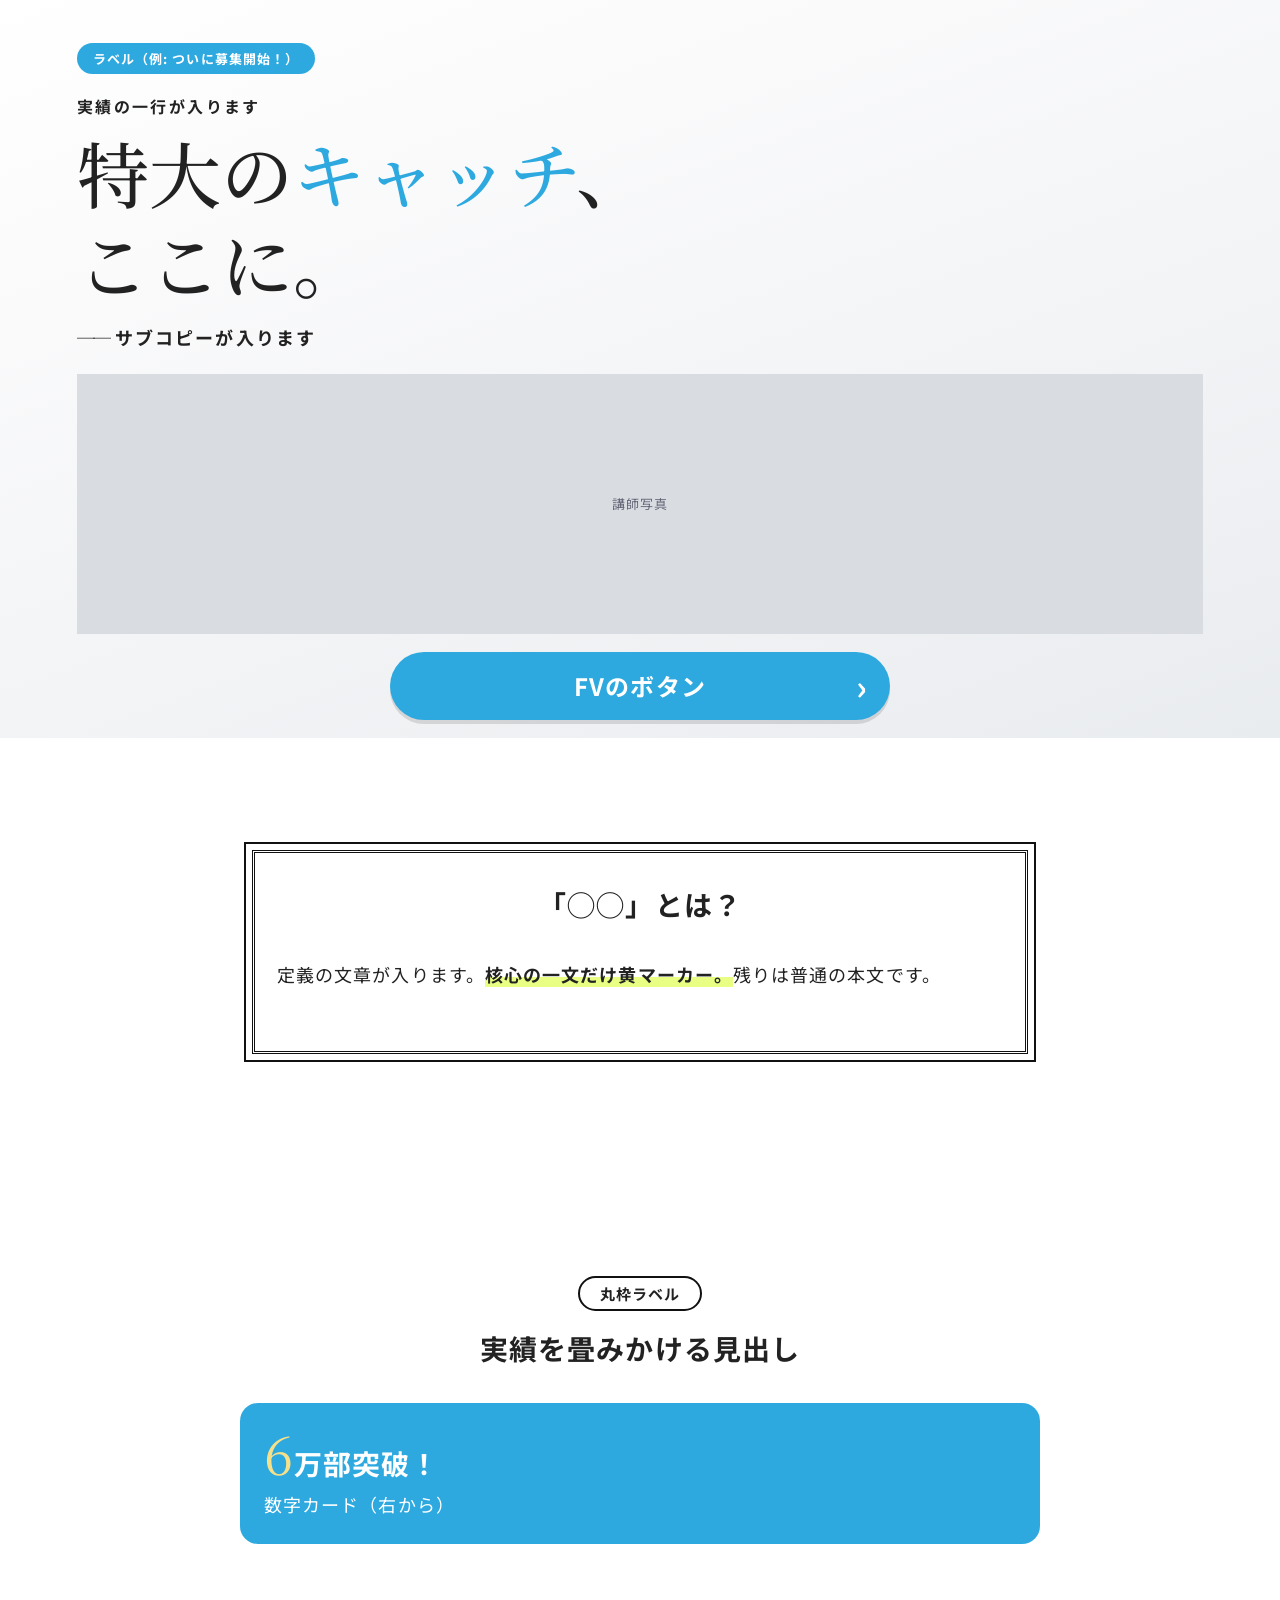
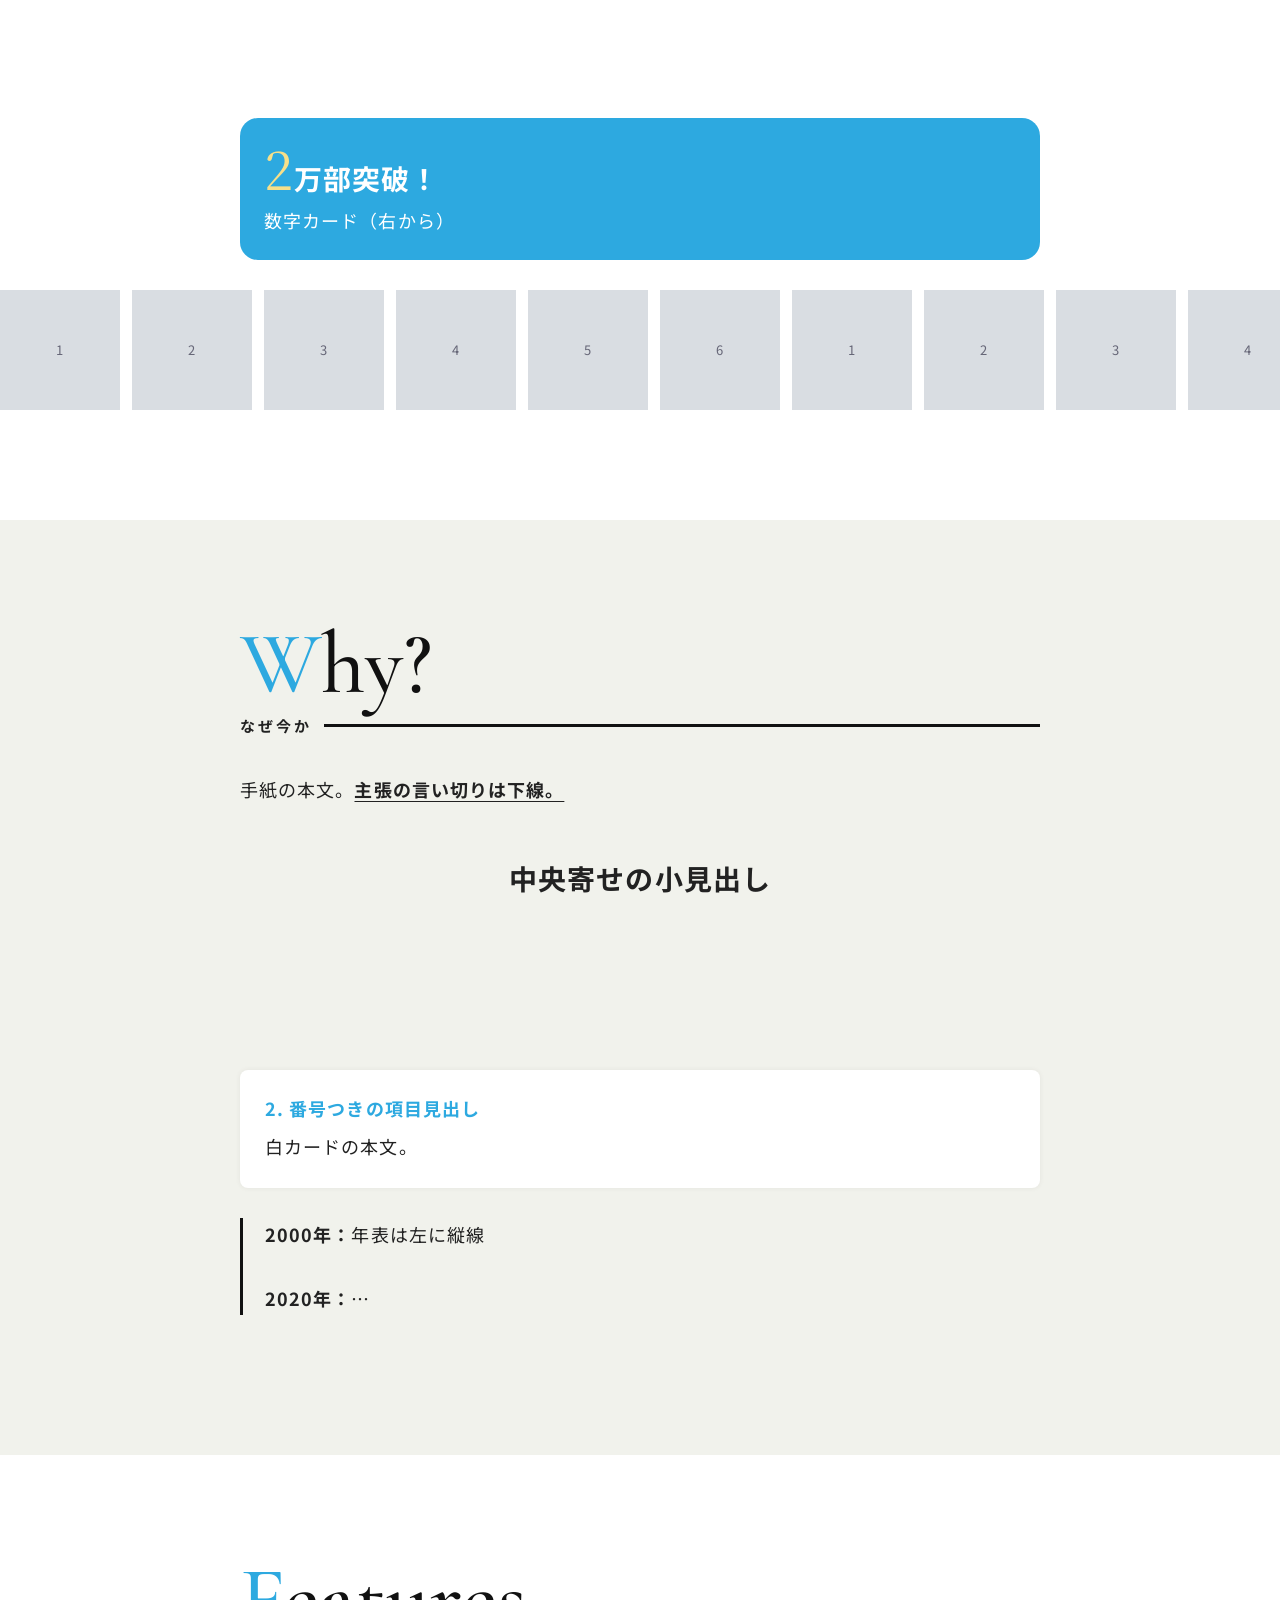
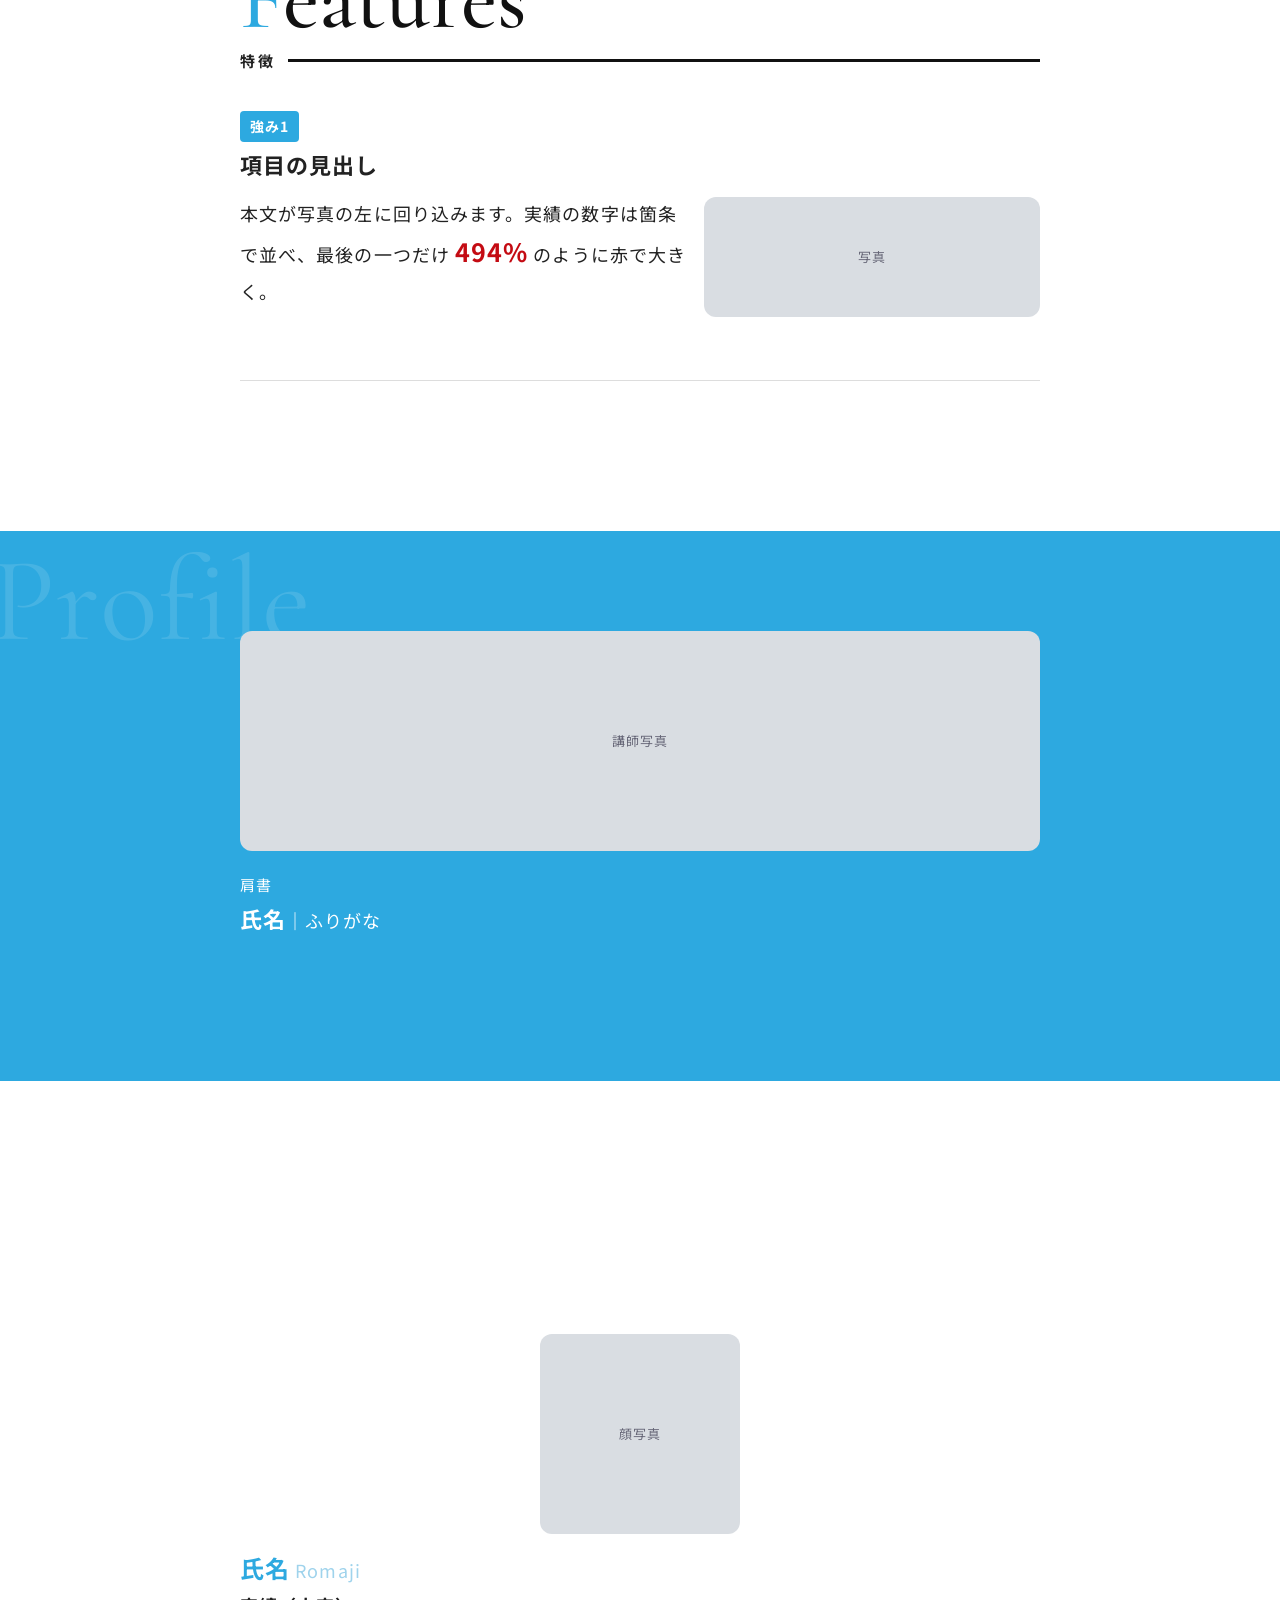
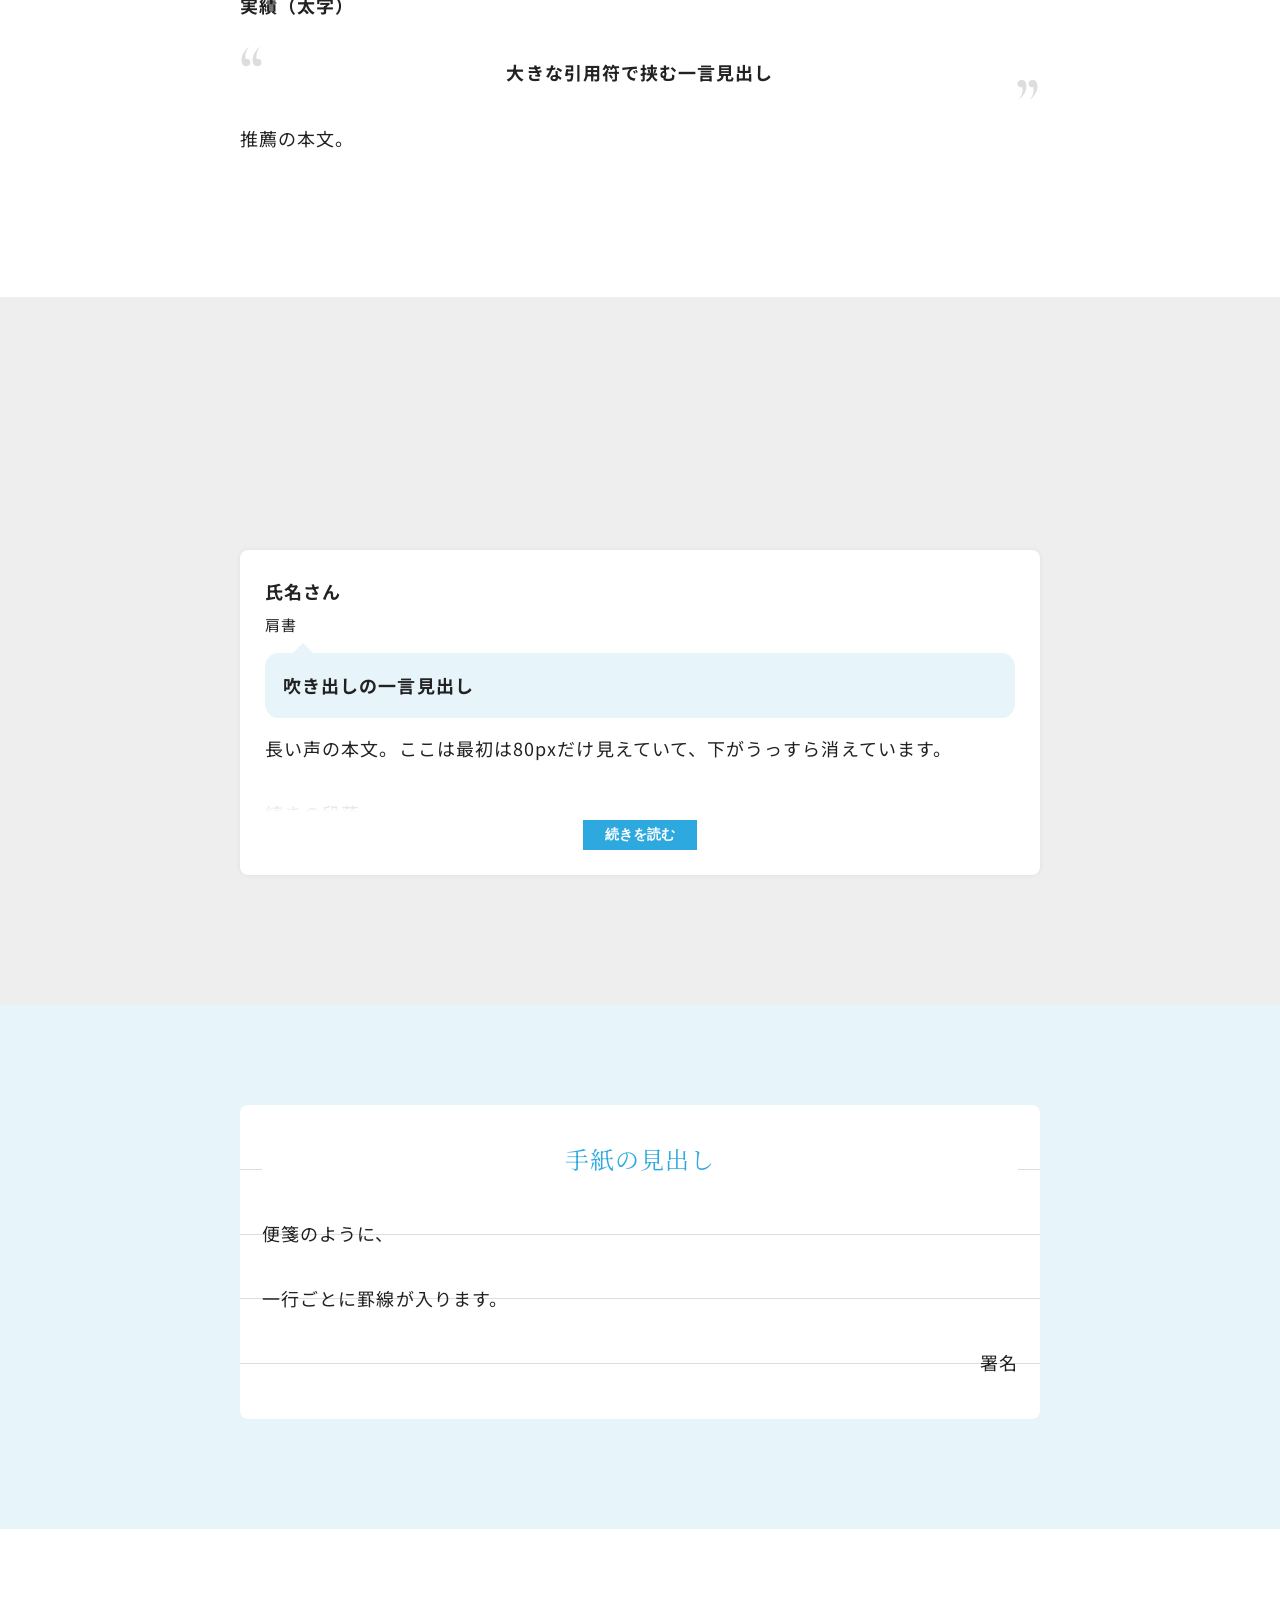
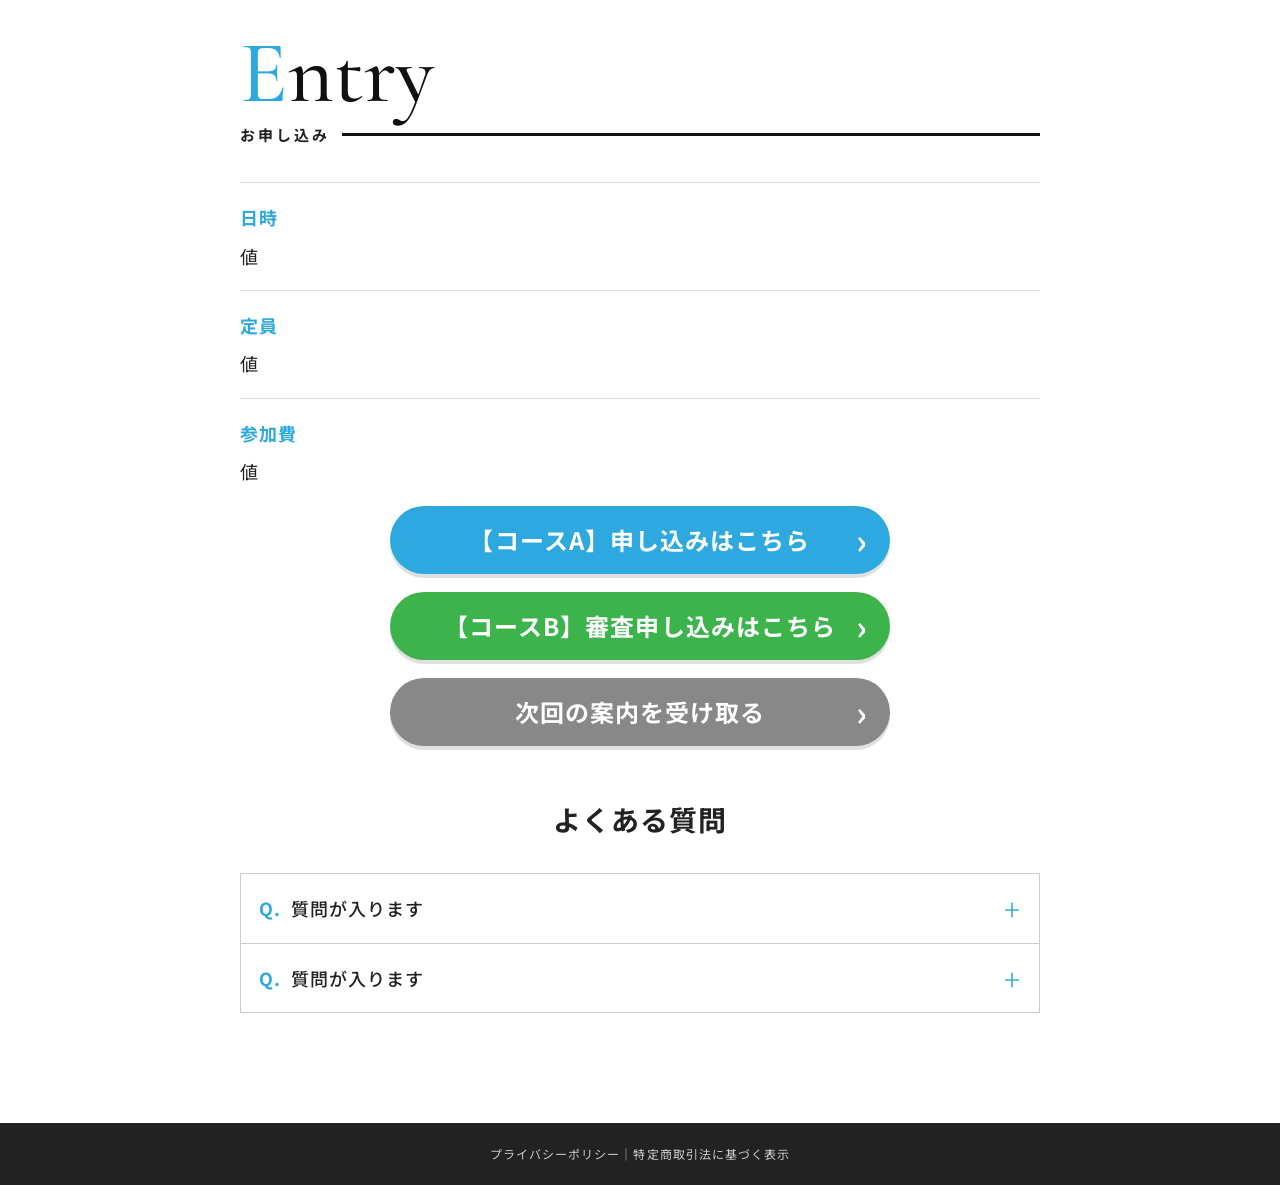
<file: ai-shain/dezain/kit/demo.html>
<!doctype html>
<html lang="ja">
<head>
<meta charset="utf-8">
<meta name="viewport" content="width=device-width, initial-scale=1">
<title>dezain kit 部品見本</title>
<link rel="preconnect" href="https://fonts.googleapis.com">
<link href="https://fonts.googleapis.com/css2?family=Noto+Sans+JP:wght@400;700;900&family=Noto+Serif+JP:wght@500;700&family=Cormorant+Garamond:wght@500&display=swap" rel="stylesheet">
<link rel="stylesheet" href="base.css">
<style>.ph{background:#d9dde2;display:flex;align-items:center;justify-content:center;color:#667;font-size:13px}</style>
</head>
<body>
<!-- 部品の見本。文言はすべてダミー。Codexはこの書き方をまねる -->
<div class="follow"><a href="#entry">お申し込みはこちら</a></div>

<section class="fv" data-block="S01">
  <span class="fv__label fv-in">ラベル（例: ついに募集開始！）</span>
  <p class="fv__lead fv-in">実績の一行が入ります</p>
  <h1 class="fv__catch fv-in">特大の<em>キャッチ</em>、<br>ここに。</h1>
  <p class="fv__sub fv-in">サブコピーが入ります</p>
  <div class="ph fv-in" style="height:260px;margin-top:20px">講師写真</div>
  <a class="btn fv-in fv-in--btn" href="#entry">FVのボタン</a>
</section>

<section class="sec" data-block="S02">
  <div class="inner">
    <div class="box-double fx-up">
      <h2 class="h-center" style="margin-top:0">「◯◯」とは？</h2>
      <p>定義の文章が入ります。<span class="mk">核心の一文だけ黄マーカー。</span>残りは普通の本文です。</p>
    </div>
  </div>
</section>

<section class="sec" data-block="S03">
  <div class="inner" style="text-align:center">
    <span class="pill-label fx-fade">丸枠ラベル</span>
    <h2 class="h-center fx-mask" style="margin-top:14px">実績を畳みかける見出し</h2>
    <div class="card--main fx-right" style="text-align:left;margin-bottom:16px"><span class="card__num">6</span><b style="font-size:28px">万部突破！</b><br>数字カード（右から）</div>
    <div class="card--main fx-left" style="text-align:left;margin-bottom:16px"><span class="card__num">5</span><b style="font-size:28px">万部突破！</b><br>数字カード（左から）</div>
    <div class="card--main fx-right" style="text-align:left"><span class="card__num">2</span><b style="font-size:28px">万部突破！</b><br>数字カード（右から）</div>
  </div>
  <div class="marquee" style="margin-top:30px"><div class="marquee__track">
    <div class="ph" style="height:120px">1</div><div class="ph" style="height:120px">2</div><div class="ph" style="height:120px">3</div><div class="ph" style="height:120px">4</div><div class="ph" style="height:120px">5</div><div class="ph" style="height:120px">6</div>
  </div></div>
</section>

<section class="sec sec--beige" id="why" data-block="S04">
  <div class="inner">
    <h2 class="sec-title fx-fade"><span class="sec-title__en">Why?</span><span class="sec-title__ja">なぜ今か</span></h2>
    <p>手紙の本文。<span class="ul">主張の言い切りは下線。</span></p>
    <h3 class="h-center">中央寄せの小見出し</h3>
    <div class="card fx-up"><h4 class="h-item">1. 番号つきの項目見出し</h4><p style="margin:0">白カードの本文。<span class="mk">一か所だけマーカー。</span></p></div>
    <div class="card fx-up"><h4 class="h-item">2. 番号つきの項目見出し</h4><p style="margin:0">白カードの本文。</p></div>
    <div class="timeline fx-up"><p><b>2000年：</b>年表は左に縦線</p><p style="margin:0"><b>2020年：</b>…</p></div>
  </div>
</section>

<section class="sec" data-block="S05">
  <div class="inner">
    <h2 class="sec-title fx-fade"><span class="sec-title__en">Features</span><span class="sec-title__ja">特徴</span></h2>
    <div class="fx-up"><span class="tag">強み1</span><h3 class="h-bold">項目の見出し</h3>
      <div class="ph float-r round" style="height:120px">写真</div>
      <p>本文が写真の左に回り込みます。実績の数字は箇条で並べ、最後の一つだけ <span class="big-alert">494%</span> のように赤で大きく。</p><div class="clear"></div></div>
    <hr class="sep">
  </div>
</section>

<section class="sec sec--main" data-block="S06">
  <div class="watermark">Profile</div>
  <div class="inner"><div class="ph round fx-fade" style="height:220px">講師写真</div><p style="margin-top:16px"><small>肩書</small><br><b style="font-size:22px">氏名</b>｜ふりがな</p></div>
</section>

<section class="sec" data-block="S07">
  <div class="inner">
    <h2 class="sec-title fx-fade"><span class="sec-title__en">Endorsement</span><span class="sec-title__ja">推薦の声</span></h2>
    <div class="fx-left"><div class="ph round" style="width:200px;height:200px;margin:0 auto">顔写真</div>
      <p style="margin:12px 0 0"><span class="c-main" style="font-size:24px">氏名</span> <span style="color:#9fd3ec">Romaji</span><br><b>実績（太字）</b></p>
      <p class="quote-head">大きな引用符で挟む一言見出し</p><p>推薦の本文。</p></div>
  </div>
</section>

<section class="sec sec--gray" data-block="S08">
  <div class="inner">
    <h2 class="sec-title fx-fade"><span class="sec-title__en">Voice</span><span class="sec-title__ja">お客様の声</span></h2>
    <div class="card fx-up"><b>氏名さん</b><br><small>肩書</small>
      <div class="bubble">吹き出しの一言見出し</div>
      <div class="fold"><div class="fold__body"><p>長い声の本文。ここは最初は80pxだけ見えていて、下がうっすら消えています。</p><p>続きの段落。</p><p>さらに続き。</p></div><button class="fold__btn" type="button">続きを読む</button></div>
    </div>
  </div>
</section>

<section class="sec sec--pale" data-block="S09">
  <div class="inner"><div class="letter fx-fade">
    <p class="letter__head">手紙の見出し</p><p>便箋のように、</p><p>一行ごとに罫線が入ります。</p><p class="letter__sign">署名</p>
  </div></div>
</section>

<section class="sec" id="entry" data-block="S10">
  <div class="inner">
    <h2 class="sec-title fx-fade"><span class="sec-title__en">Entry</span><span class="sec-title__ja">お申し込み</span></h2>
    <dl class="spec fx-fade"><dt>日時</dt><dd>値</dd><dt>定員</dt><dd>値</dd><dt>参加費</dt><dd>値</dd></dl>
    <a class="btn" href="#">【コースA】申し込みはこちら</a>
    <a class="btn btn--sub" href="#">【コースB】審査申し込みはこちら</a>
    <a class="btn btn--quiet" href="#">次回の案内を受け取る</a>
    <h3 class="h-center">よくある質問</h3>
    <div class="faq"><details><summary>質問が入ります</summary><div class="faq__a">答えが入ります。</div></details><details><summary>質問が入ります</summary><div class="faq__a">答えが入ります。</div></details></div>
  </div>
</section>

<footer class="sec--dark" style="padding:20px;text-align:center;font-size:12px">プライバシーポリシー｜特定商取引法に基づく表示</footer>
<script src="base.js"></script>
</body>
</html>
</file>
<file: ai-shain/dezain/kit/base.css>
/* =========================================================
   dezain kit / base.css
   デザイン担当の土台。動き・テキストの見せ方・部品をここに集約する。
   出典: references/samples/ の見本（初版＝tac9th）。見本を足したら、
   共通にしたい見せ方はここへ取り込む。
   色・書体は :root の変数だけを案件ごとに変える（ヒアリングで決める）。
   ========================================================= */

:root {
  --main: #2da9e0;          /* メイン色: 頭文字・ラベル・番号・ボタン・青ベタ区切り */
  --main-pale: #e7f4f9;     /* 薄いメイン色: 吹き出し・手紙区切りの背景 */
  --sub: #3cb44b;           /* 2つめの申込ボタン（コース違い） */
  --marker: #e9ff83;        /* 黄マーカー */
  --alert: #c40b13;         /* 赤: ページで1〜2か所の最大の数字だけ */
  --ink: #222;              /* 本文 */
  --bg-beige: #f1f2ec;
  --bg-gray: #eee;
  --font-sans: "Noto Sans JP", "Hiragino Kaku Gothic ProN", sans-serif;
  --font-head: "Noto Sans JP", "Hiragino Kaku Gothic ProN", sans-serif; /* 見出し: 700〜900 */
  --font-serif: "Noto Serif JP", "Hiragino Mincho ProN", serif;         /* FVキャッチ・手紙 */
  --font-en: "Cormorant Garamond", "Times New Roman", serif;            /* 英字の区切りタイトル */
  --inner: 800px;           /* 本文の幅（PC） */
  --gutter: 20px;           /* スマホの左右余白 */
}

/* ---------- 文字の土台 ---------- */
body { margin: 0; font-family: var(--font-sans); color: var(--ink); background: #fff;
  font-size: 15px; line-height: 1.8; letter-spacing: .06em; -webkit-text-size-adjust: 100%; }
@media (min-width: 768px) { body { font-size: 18px; } }
img { max-width: 100%; height: auto; vertical-align: bottom; }
.inner { max-width: var(--inner); margin: 0 auto; padding: 0 var(--gutter); }
p { margin: 0 0 1.8em; }                    /* 段落間は1行空ける */

/* 区切り: 背景を切り替えて区切る。上下はたっぷり */
.sec { padding: 64px 0 80px; }
@media (min-width: 768px) { .sec { padding: 100px 0 110px; } }
.sec--beige { background: var(--bg-beige); }
.sec--gray  { background: var(--bg-gray); }
.sec--pale  { background: var(--main-pale); }
.sec--main  { background: var(--main); color: #fff; position: relative; overflow: hidden; }
.sec--dark  { background: #222; color: #ccc; }

/* ---------- 見出しの段階 ---------- */
/* 区切りタイトル: 英字（頭文字だけメイン色）＋日本語ラベル＋右へ伸びる線 */
.sec-title { margin: 0 0 40px; line-height: 1; }
.sec-title__en { display: block; font-family: var(--font-en); font-weight: 500;
  font-size: 56px; letter-spacing: 0; color: #111; }
.sec-title__en::first-letter { color: var(--main); }
.sec-title__ja { display: flex; align-items: center; gap: 12px; margin-top: 10px;
  font-size: 13px; font-weight: 700; letter-spacing: .2em; }
.sec-title__ja::after { content: ""; flex: 1; height: 3px; background: #111; }
@media (min-width: 768px) { .sec-title__en { font-size: 88px; } .sec-title__ja { font-size: 15px; } }
.sec--main .sec-title__en, .sec--main .sec-title__en::first-letter { color: #fff; }
.sec--main .sec-title__ja::after { background: #fff; }
/* 青ベタ区切りの透かし英字 */
.sec--main > .inner { position: relative; z-index: 1; }
.watermark { position: absolute; z-index: 0; top: 10px; left: -10px; font-family: var(--font-en);
  font-size: 120px; line-height: 1; color: rgba(255,255,255,.12); pointer-events: none; }

.h-center { font-family: var(--font-head); font-weight: 700; text-align: center;
  font-size: 20px; line-height: 1.7; margin: 50px auto 30px; }      /* 手紙の中の小見出し */
@media (min-width: 768px) { .h-center { font-size: 28px; } }
.h-item { font-family: var(--font-head); font-weight: 700; color: var(--main);
  font-size: 18px; line-height: 1.5; margin: 0 0 8px; }              /* 番号つき項目見出し */
.h-bold { font-family: var(--font-head); font-weight: 700; font-size: 22px; line-height: 1.5; margin: 6px 0 16px; }

/* ---------- テキストの強調（使い分けを守る） ---------- */
.mk   { background: linear-gradient(transparent 60%, var(--marker) 60%); font-weight: 700; } /* 1段落に1か所まで */
.ul   { text-decoration: underline; text-underline-offset: .2em; font-weight: 700; }       /* 主張の言い切り */
.c-main { color: var(--main); font-weight: 700; }
.big-alert { color: var(--alert); font-size: 1.4em; font-weight: 700; }                    /* ページで1〜2か所 */
.ruby-sub { display: block; font-size: .8em; color: #666; }

/* ---------- FV ---------- */
.fv { position: relative; padding: 24px var(--gutter) 0;
  background: linear-gradient(160deg, #fff 0%, #f3f4f6 60%, #e9ecef 100%); overflow: hidden; }
.fv__label { display: inline-block; background: var(--main); color: #fff; font-weight: 700;
  font-size: 13px; padding: 4px 16px; border-radius: 999px; }
.fv__lead { font-weight: 700; letter-spacing: .15em; margin: 18px 0 6px; font-size: 16px; }
.fv__catch { font-family: var(--font-serif); font-weight: 500; font-size: 44px; line-height: 1.25; margin: 0; letter-spacing: 0; }
.fv__catch em { font-style: normal; color: var(--main); }
.fv__sub { margin: 14px 0 0; font-weight: 700; letter-spacing: .12em; }
.fv__sub::before { content: "──"; margin-right: .3em; letter-spacing: -.1em; }
@media (min-width: 768px) { .fv { padding: 40px 6vw 0; } .fv__catch { font-size: 72px; } }

/* ---------- 部品 ---------- */
.pill-label { display: inline-block; border: 2px solid #111; border-radius: 999px; padding: 2px 20px;
  font-weight: 700; font-size: 15px; }
.tag { display: inline-block; background: var(--main); color: #fff; font-weight: 700; font-size: 14px;
  padding: 3px 10px; border-radius: 4px; }
.box-double { border: 3px double #111; outline: 2px solid #111; outline-offset: 6px;
  padding: 28px 22px; margin: 12px; background: #fff; }
.card { background: #fff; border-radius: 8px; box-shadow: 0 0 5px rgba(72,63,63,.08); padding: 25px; margin-bottom: 20px; }
.card--main { background: var(--main); color: #fff; border-radius: 18px; padding: 24px; }
.card__num { font-family: var(--font-serif); font-size: 52px; line-height: 1; color: #f7e08a; }
.timeline { border-left: 3px solid #111; padding-left: 22px; margin: 30px 0; }
.sep { border: 0; border-top: 1px solid #ddd; margin: 40px 0; }
.float-r { float: right; width: 42%; margin: 0 0 12px 14px; }
.clear { clear: both; }
.round { border-radius: 12px; }

/* 引用の一言見出し（大きな“ ”で挟む） */
.quote-head { position: relative; font-weight: 700; text-align: center; padding: 14px 34px; margin: 20px 0; }
.quote-head::before, .quote-head::after { position: absolute; font-family: var(--font-en);
  font-size: 64px; line-height: 1; color: #ddd; }
.quote-head::before { content: "“"; left: 0; top: -6px; }
.quote-head::after { content: "”"; right: 0; bottom: -30px; }
/* 声の吹き出し */
.bubble { position: relative; background: var(--main-pale); border-radius: 14px; padding: 16px 18px;
  font-weight: 700; margin: 14px 0; }
.bubble::before { content: ""; position: absolute; top: -10px; left: 28px; border: 10px solid transparent;
  border-top: 0; border-bottom-color: var(--main-pale); }
/* 便箋風（手紙） */
.letter { background: #fff; border-radius: 8px; padding: 24px 22px;
  background-image: repeating-linear-gradient(#fff 0, #fff calc(1.8em * 2 - 1px), #ddd calc(1.8em * 2 - 1px), #ddd calc(1.8em * 2));
  line-height: calc(1.8em * 2); }
.letter p { margin: 0; }
.letter__head { font-family: var(--font-serif); color: var(--main); text-align: center; font-size: 24px; line-height: 1.5;
  background: #fff; padding: 12px 0; margin-bottom: 12px !important; }
.letter__sign { text-align: right; }

/* 申込ボタン（ピル型・全幅近く・右に›）。コース違いは --sub */
.btn { position: relative; display: block; max-width: 500px; width: 88%; margin: 18px auto; box-sizing: border-box;
  padding: 16px 40px; border-radius: 999px; background: var(--main); color: #fff; text-align: center;
  font-family: var(--font-head); font-weight: 700; font-size: 18px; line-height: 1.5; text-decoration: none;
  box-shadow: 0 4px 0 rgba(0,0,0,.12); transition: transform .2s, box-shadow .2s; }
.btn::after { content: "›"; position: absolute; right: 22px; top: 50%; transform: translateY(-50%); font-size: 1.4em; }
.btn:hover { transform: translateY(2px); box-shadow: 0 2px 0 rgba(0,0,0,.12); }
.btn--sub { background: var(--sub); }
.btn--quiet { background: #888; font-size: 15px; }
@media (min-width: 768px) { .btn { font-size: 24px; } }

/* 固定の申込ボタン（スクロール後に上から出る） */
.follow { position: fixed; top: 12px; right: 12px; z-index: 50; transform: translateY(-150%);
  transition: transform .4s ease; }
.follow.is-on { transform: none; }
.follow a { display: inline-block; background: #111; color: #fff; padding: 8px 18px; border-radius: 4px;
  font-weight: 700; font-size: 14px; text-decoration: none; }

/* 定義リスト（申込の詳細） */
.spec dt { color: var(--main); font-weight: 700; padding-top: 18px; border-top: 1px solid #ddd; }
.spec dd { margin: 6px 0 18px; }

/* FAQ（開閉） */
.faq details { border: 1px solid #ccc; border-top: 0; }
.faq details:first-child { border-top: 1px solid #ccc; }
.faq summary { list-style: none; cursor: pointer; padding: 18px 50px 18px 50px; position: relative; font-weight: 500; }
.faq summary::-webkit-details-marker { display: none; }
.faq summary::before { content: "Q."; position: absolute; left: 18px; color: var(--main); font-weight: 700; }
.faq summary::after { content: "+"; position: absolute; right: 18px; top: 50%; transform: translateY(-50%);
  font-size: 30px; font-weight: 300; color: var(--main); transition: transform .3s; }
.faq details[open] summary::after { transform: translateY(-50%) rotate(45deg); }
.faq .faq__a { padding: 0 20px 20px 50px; }

/* 続きを読む（長い声を畳む） */
.fold { position: relative; }
.fold__body { position: relative; overflow: hidden; transition: height .3s ease; }
.fold.is-closed .fold__body { height: 80px; }
.fold.is-closed .fold__body::after { content: ""; position: absolute; left: 0; right: 0; bottom: 0; height: 40px;
  background: linear-gradient(rgba(255,255,255,0), #fff); }
.fold__btn { display: block; margin: 8px auto 0; background: var(--main); color: #fff; border: 0;
  padding: 6px 22px; font-weight: 700; font-size: 14px; cursor: pointer; }
.fold:not(.is-closed) .fold__btn { display: none; }

/* 横に流れる帯（書影・ロゴ・旗） */
.marquee { overflow: hidden; }
.marquee__track { display: flex; gap: 12px; width: max-content; animation: marquee var(--marquee-speed, 40s) linear infinite; }
.marquee__track > * { flex: 0 0 auto; width: 90px; }
@media (min-width: 768px) { .marquee__track > * { width: 120px; } }
@keyframes marquee { to { transform: translateX(-50%); } }

/* ---------- 動き（スクロールで出る） ----------
   見本の値: 0.75秒 ease-out。画面の下30%に入ったら一度だけ動く（JSが .is-in を付ける）。
   使い分け:
     fx-up    … 既定。カード・段落・画像（20px下からふわっと）
     fx-left  … 左から（カードを左右交互に出すとき）
     fx-right … 右から
     fx-fade  … その場でフェード（大きな区切り・手紙・申込欄）
     fx-mask  … 白い幕が右へ抜ける（見出し画像・写真）
   ずらし: d1〜d5（0.3秒刻み）。同じ列に並ぶものだけに使う */
.js .fx-up, .js .fx-left, .js .fx-right, .js .fx-fade { opacity: 0; transition: opacity .75s ease-out, transform .75s ease-out; }
.js .fx-up    { transform: translate3d(0, 20px, 0); }
.js .fx-left  { transform: translate3d(-20px, 0, 0); }
.js .fx-right { transform: translate3d(20px, 0, 0); }
.js .fx-fade  { transition-duration: 1s; }
.js .fx-up.is-in, .js .fx-left.is-in, .js .fx-right.is-in, .js .fx-fade.is-in { opacity: 1; transform: none; }
.js .fx-mask { position: relative; overflow: hidden; }
.js .fx-mask::before { content: ""; position: absolute; inset: 0; background: #fff; z-index: 2;
  transition: transform .8s linear; }
.js .fx-mask.is-in::before { transform: translate3d(100%, 0, 0); }
.d1 { transition-delay: .3s !important; } .d2 { transition-delay: .6s !important; } .d3 { transition-delay: .9s !important; }
.d4 { transition-delay: 1.2s !important; } .d5 { transition-delay: 1.5s !important; }

/* FVの登場（読み込み時に上から順に）: fv-in を付けた順に 0.8秒ずつずれて出る */
.js .fv-in { opacity: 0; transform: translate3d(0, -10px, 0); transition: opacity 1s ease, transform 1s ease; }
.js .fv-in--btn { transform: translate3d(0, -30px, 0); }
.js .fv-in.is-in { opacity: 1; transform: none; }

/* 動きを減らす設定の人には動かさない */
@media (prefers-reduced-motion: reduce) {
  .js .fx-up, .js .fx-left, .js .fx-right, .js .fx-fade, .js .fv-in { opacity: 1 !important; transform: none !important; transition: none !important; }
  .js .fx-mask::before { display: none; }
  .marquee__track { animation: none; }
  html { scroll-behavior: auto; }
}
</file>
